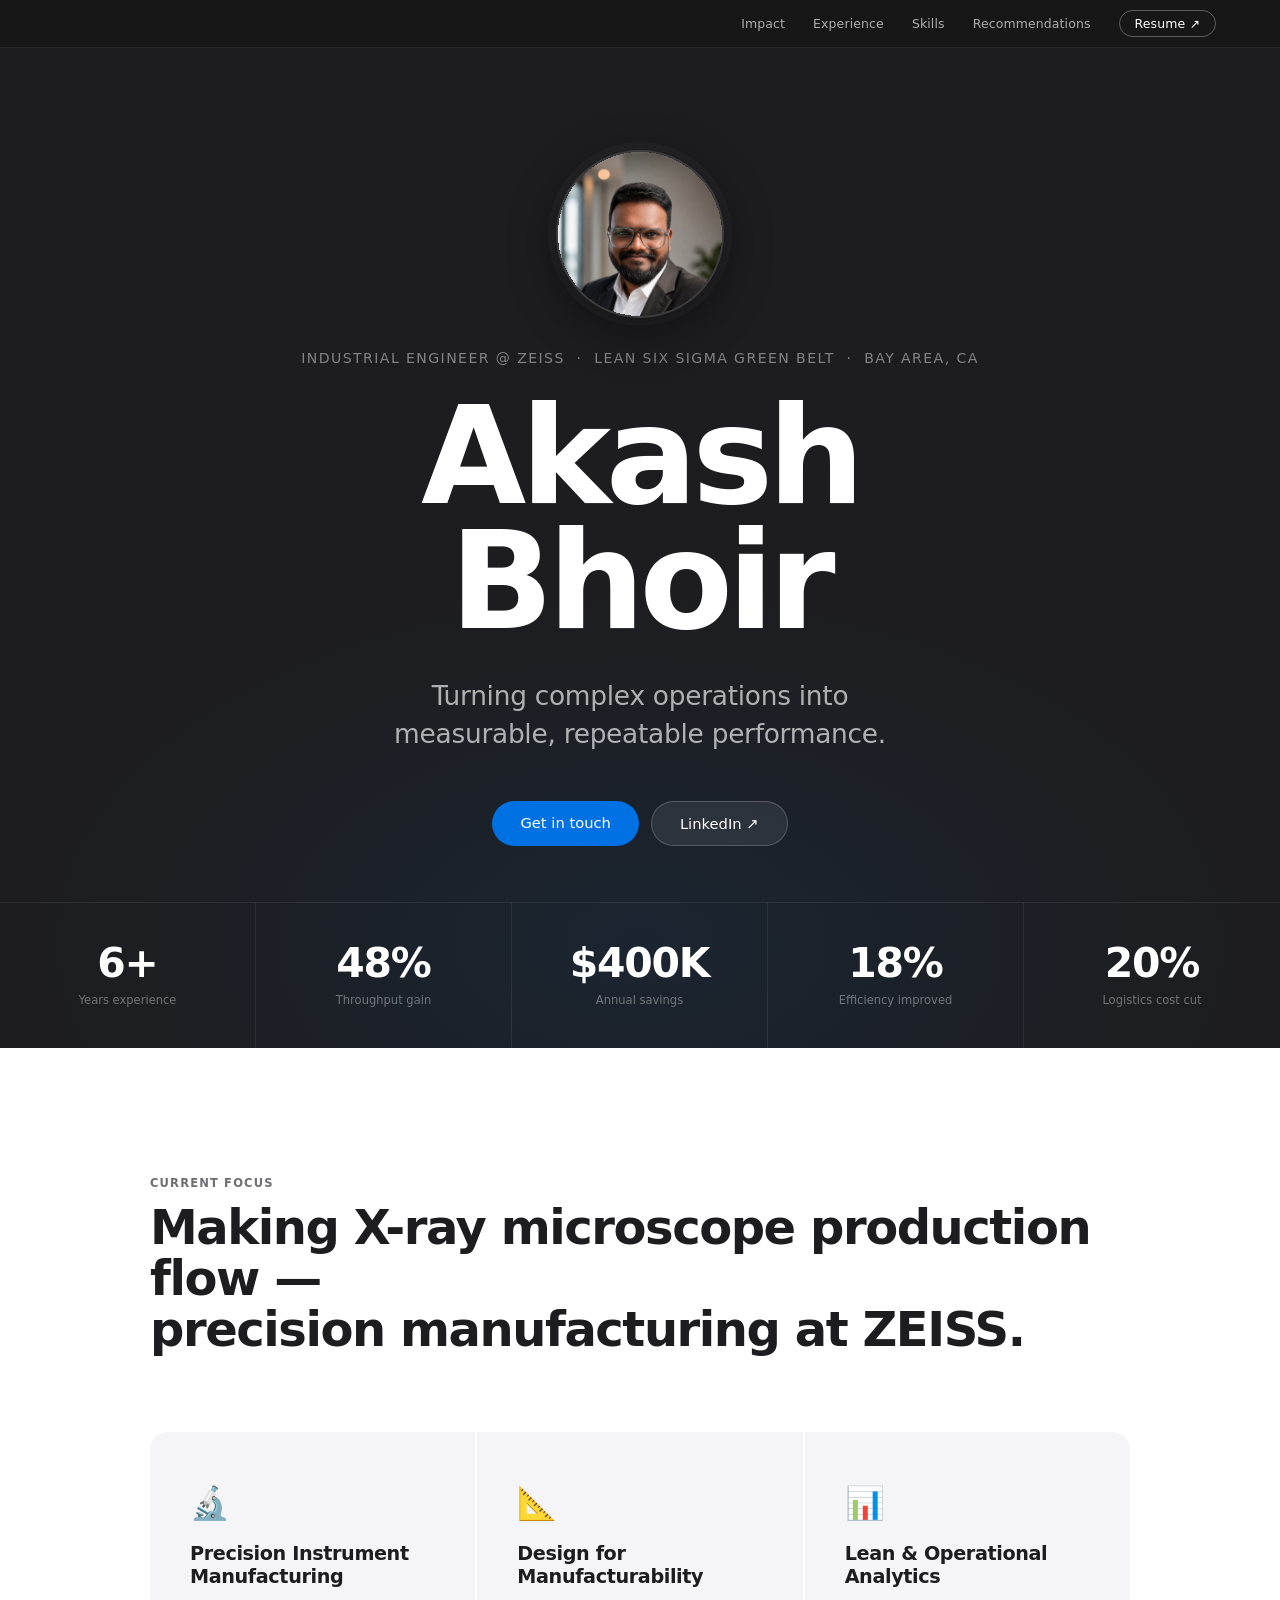
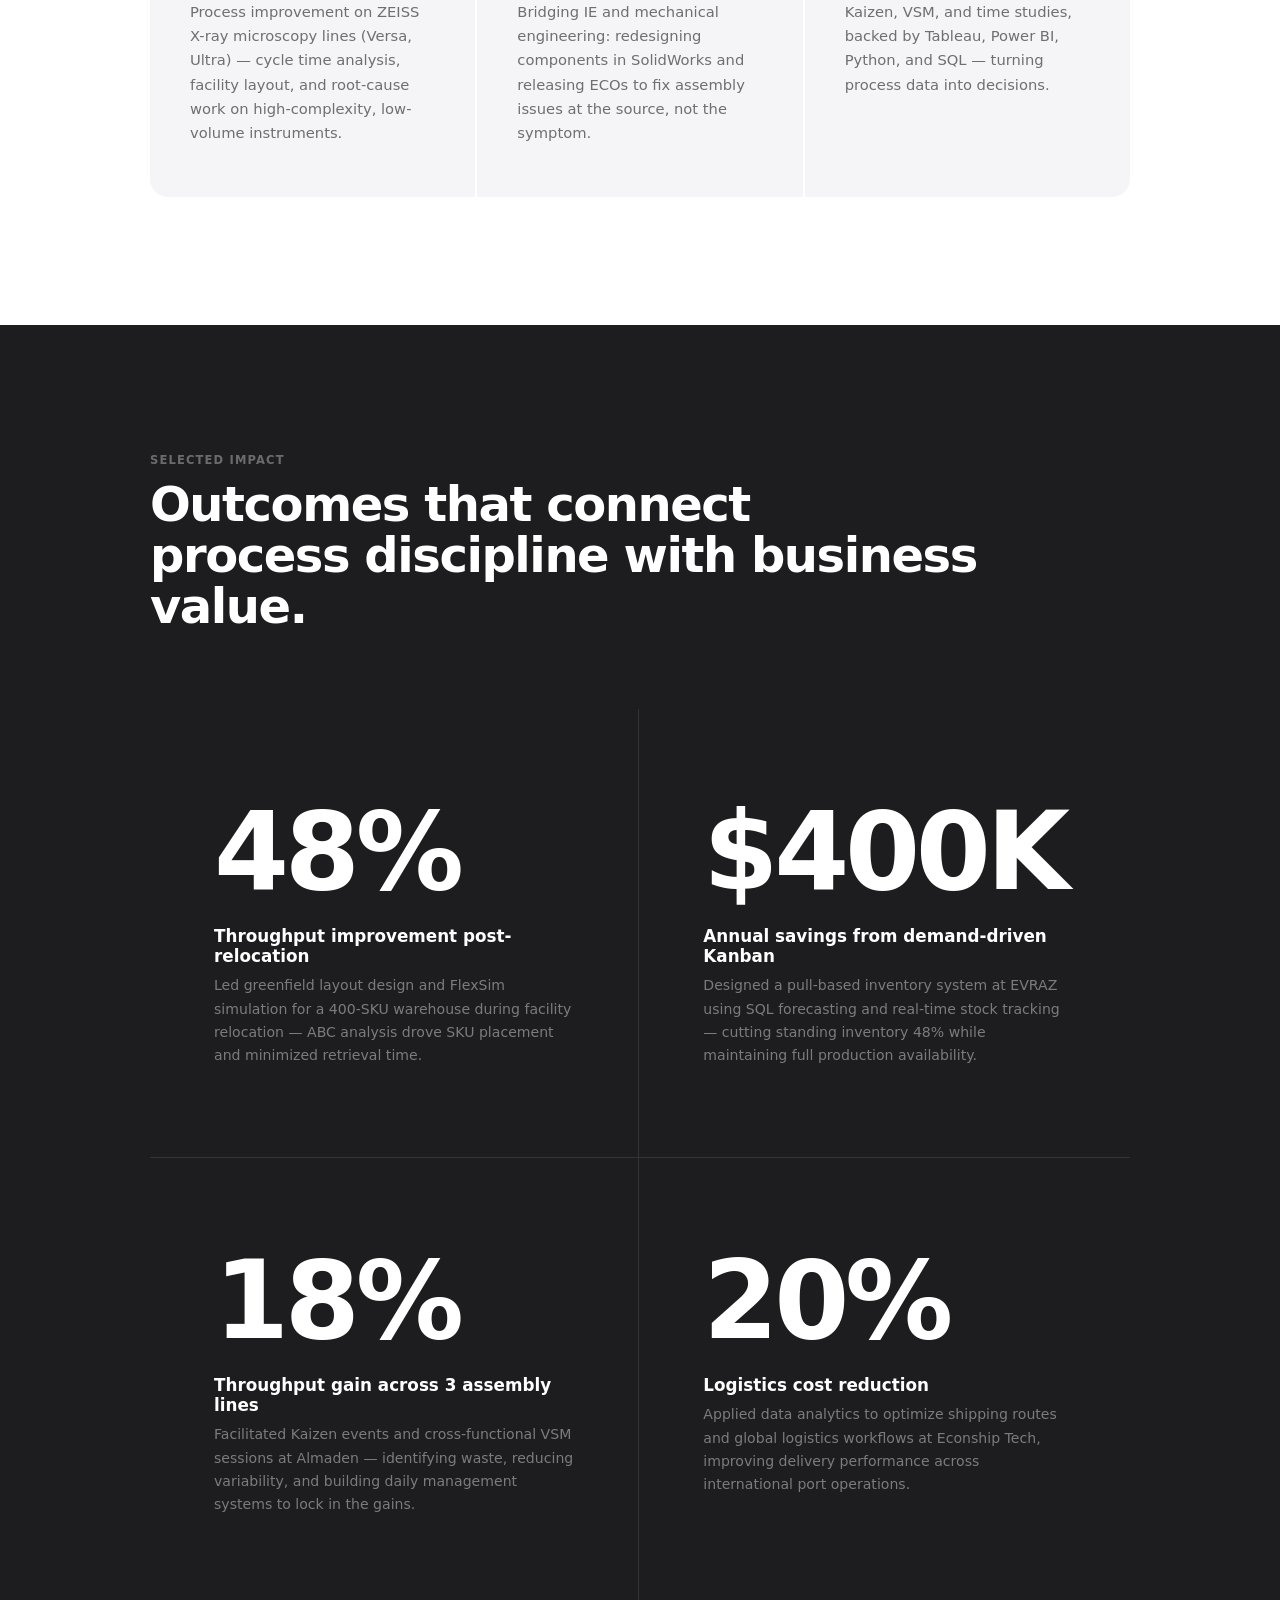
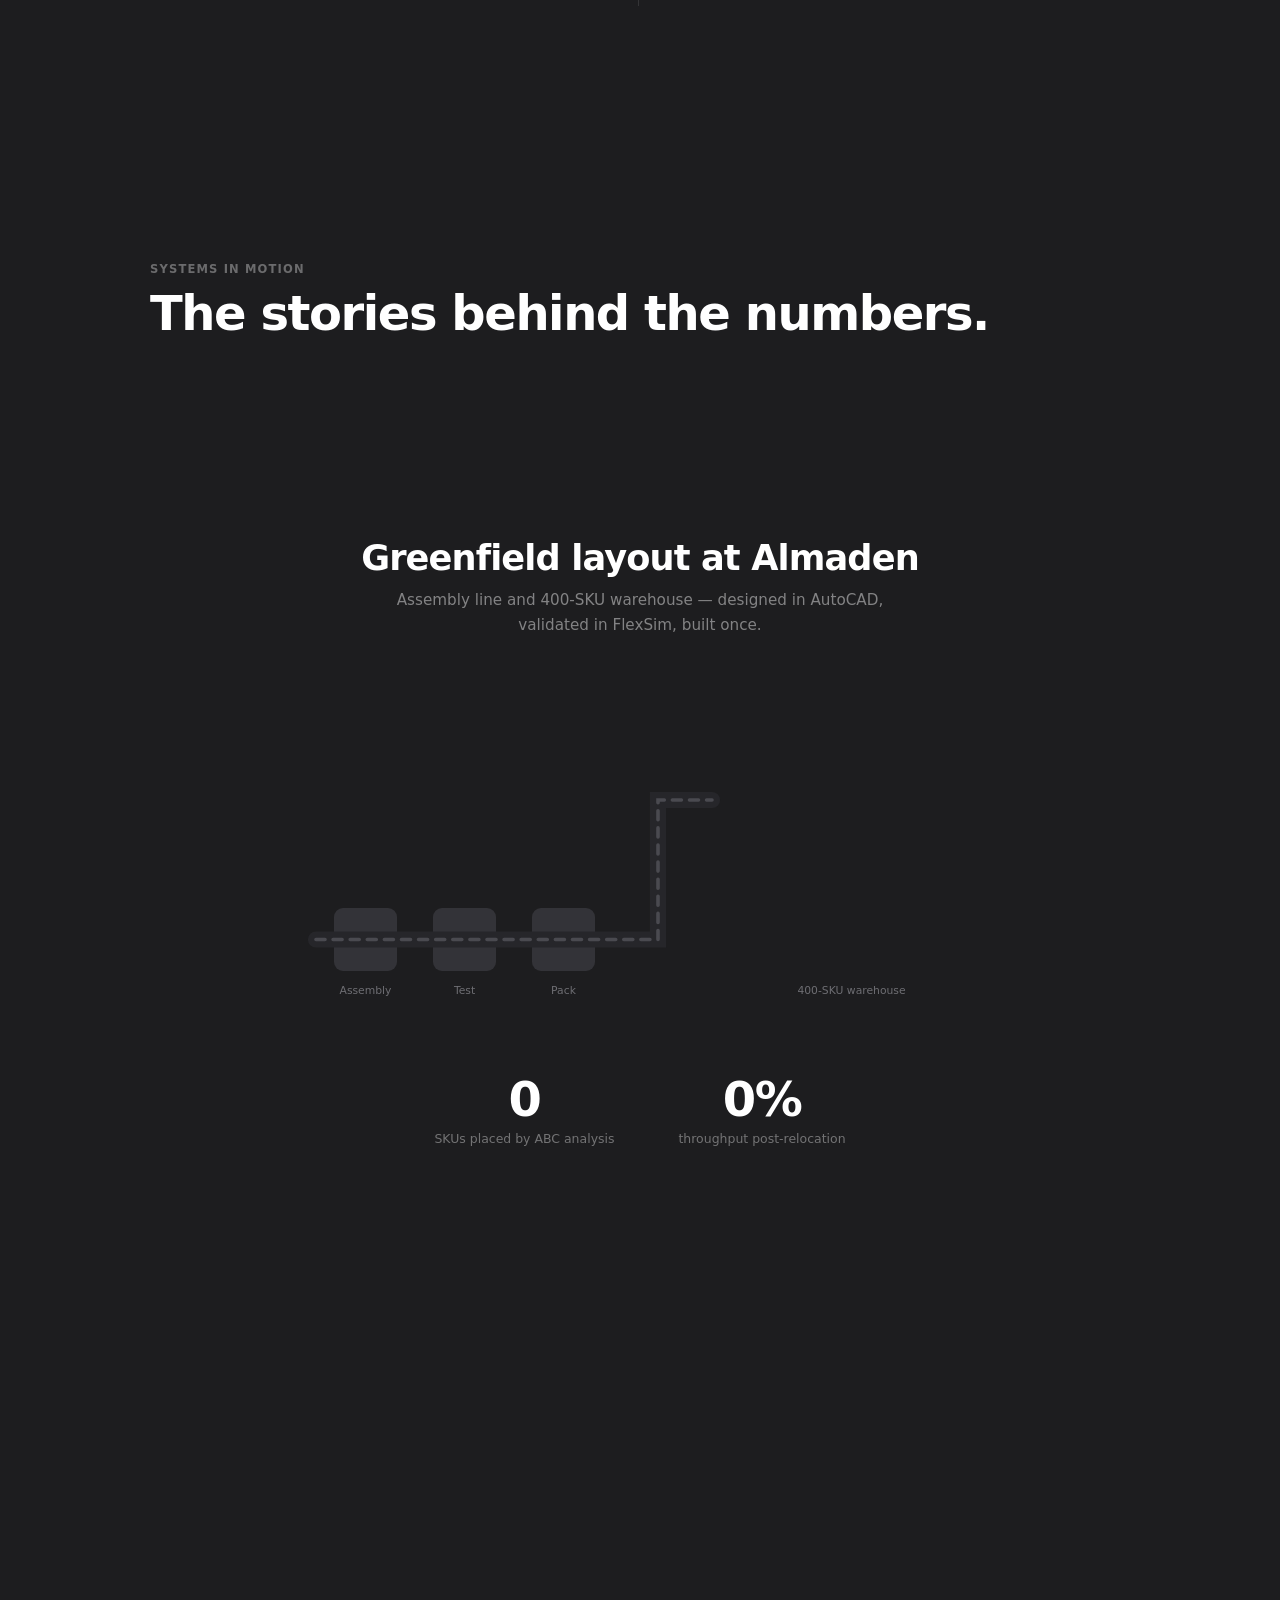
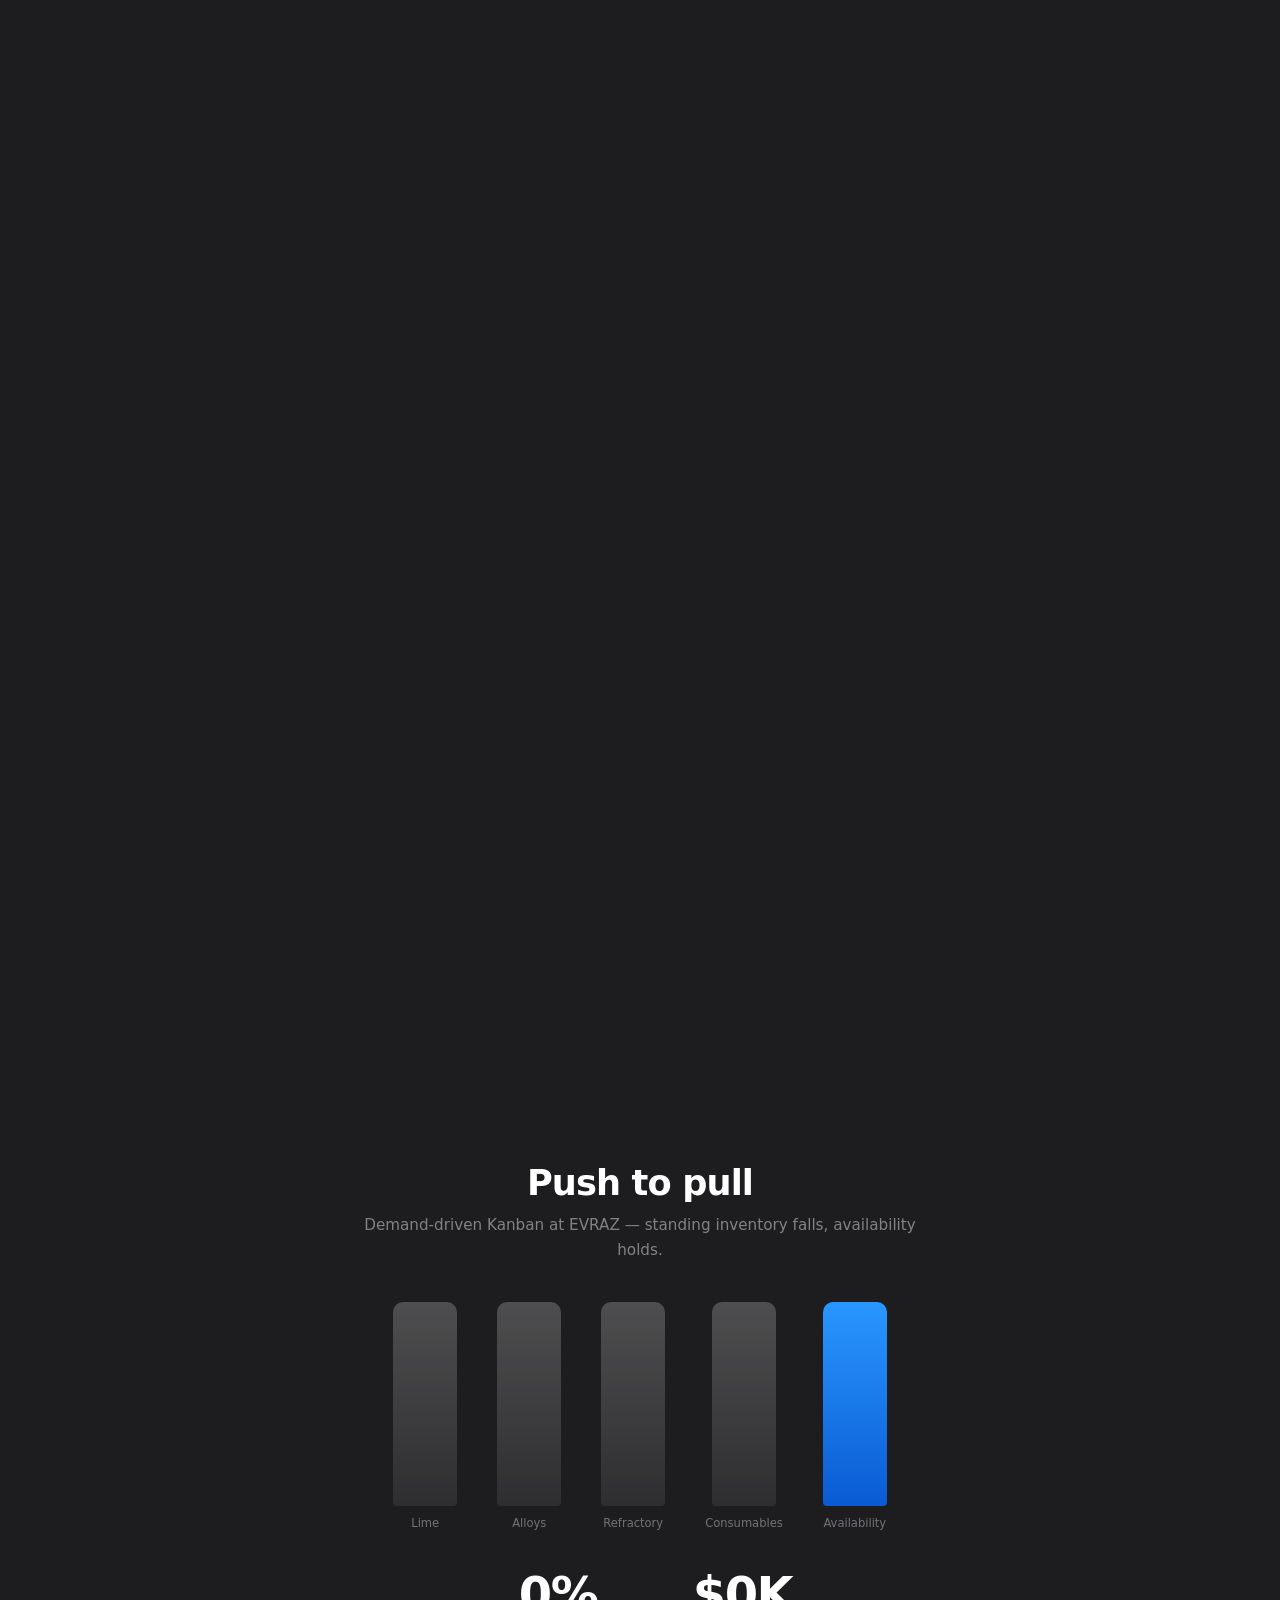
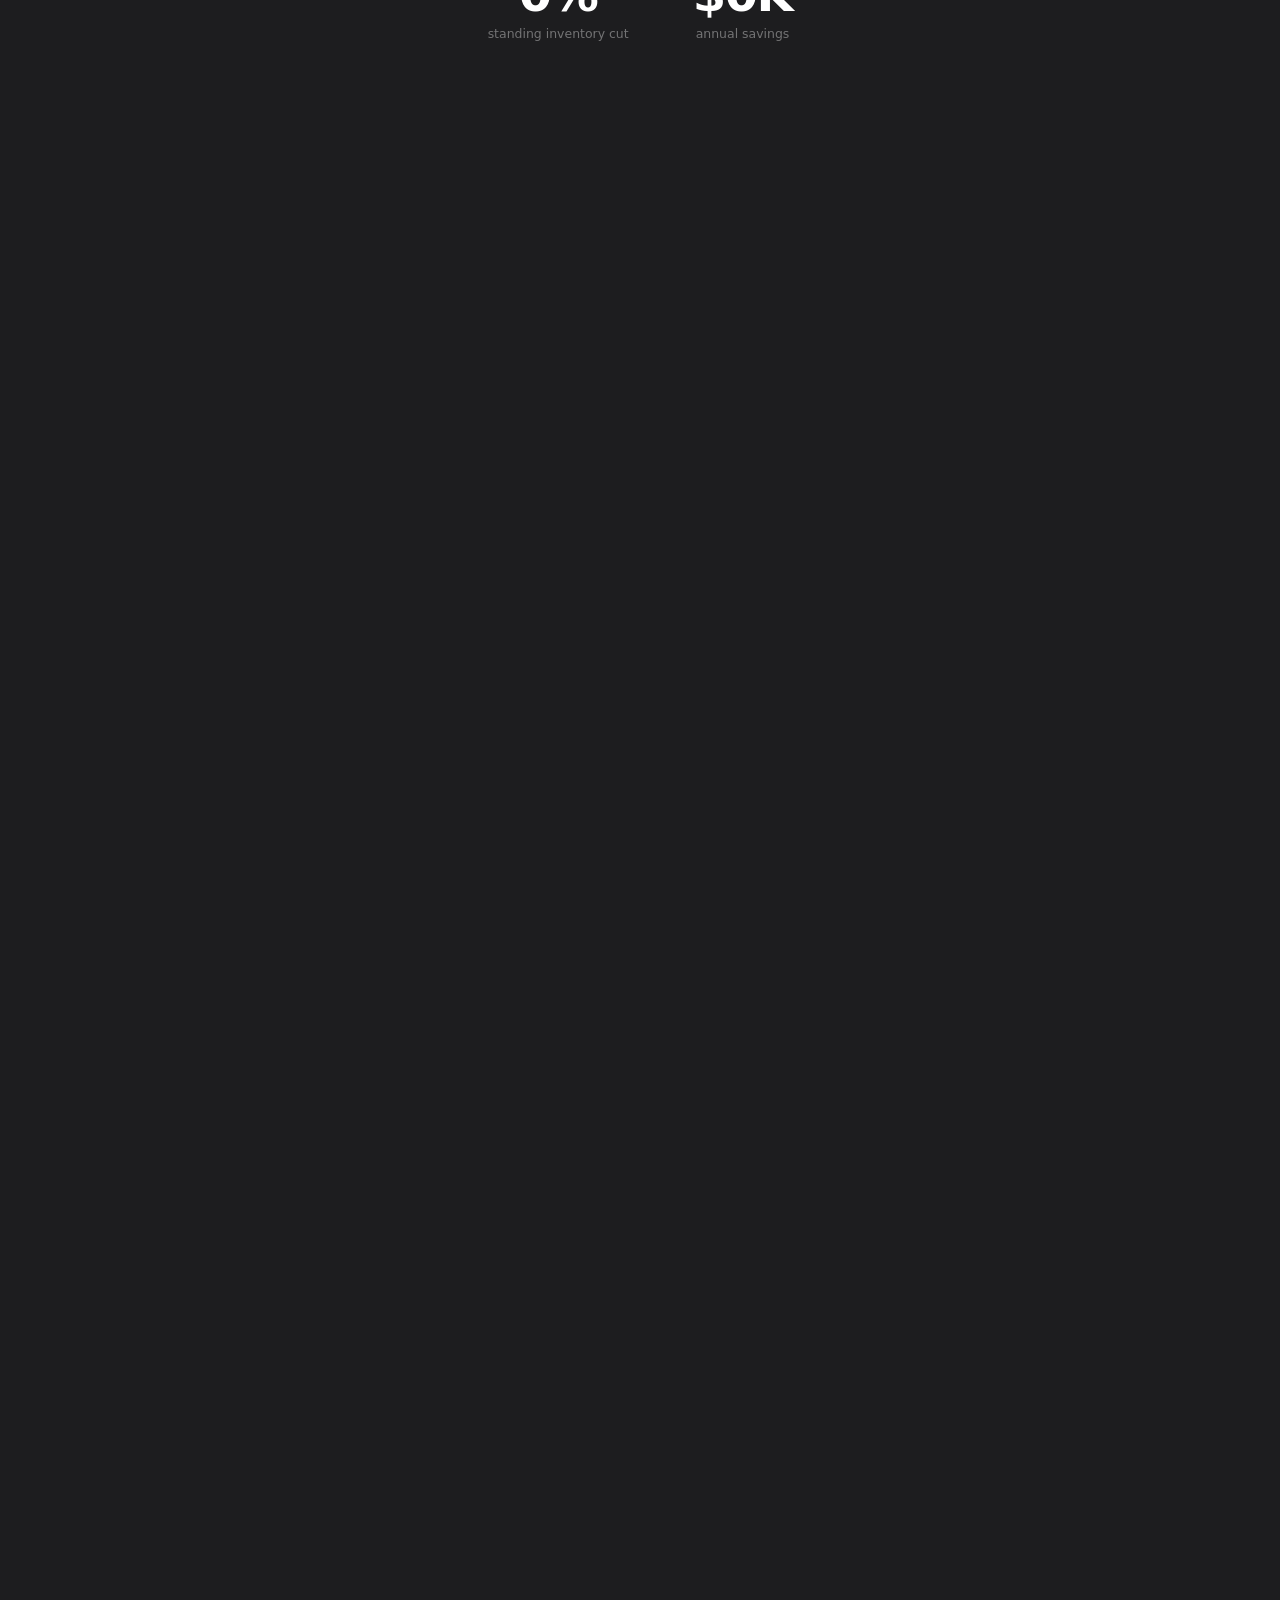
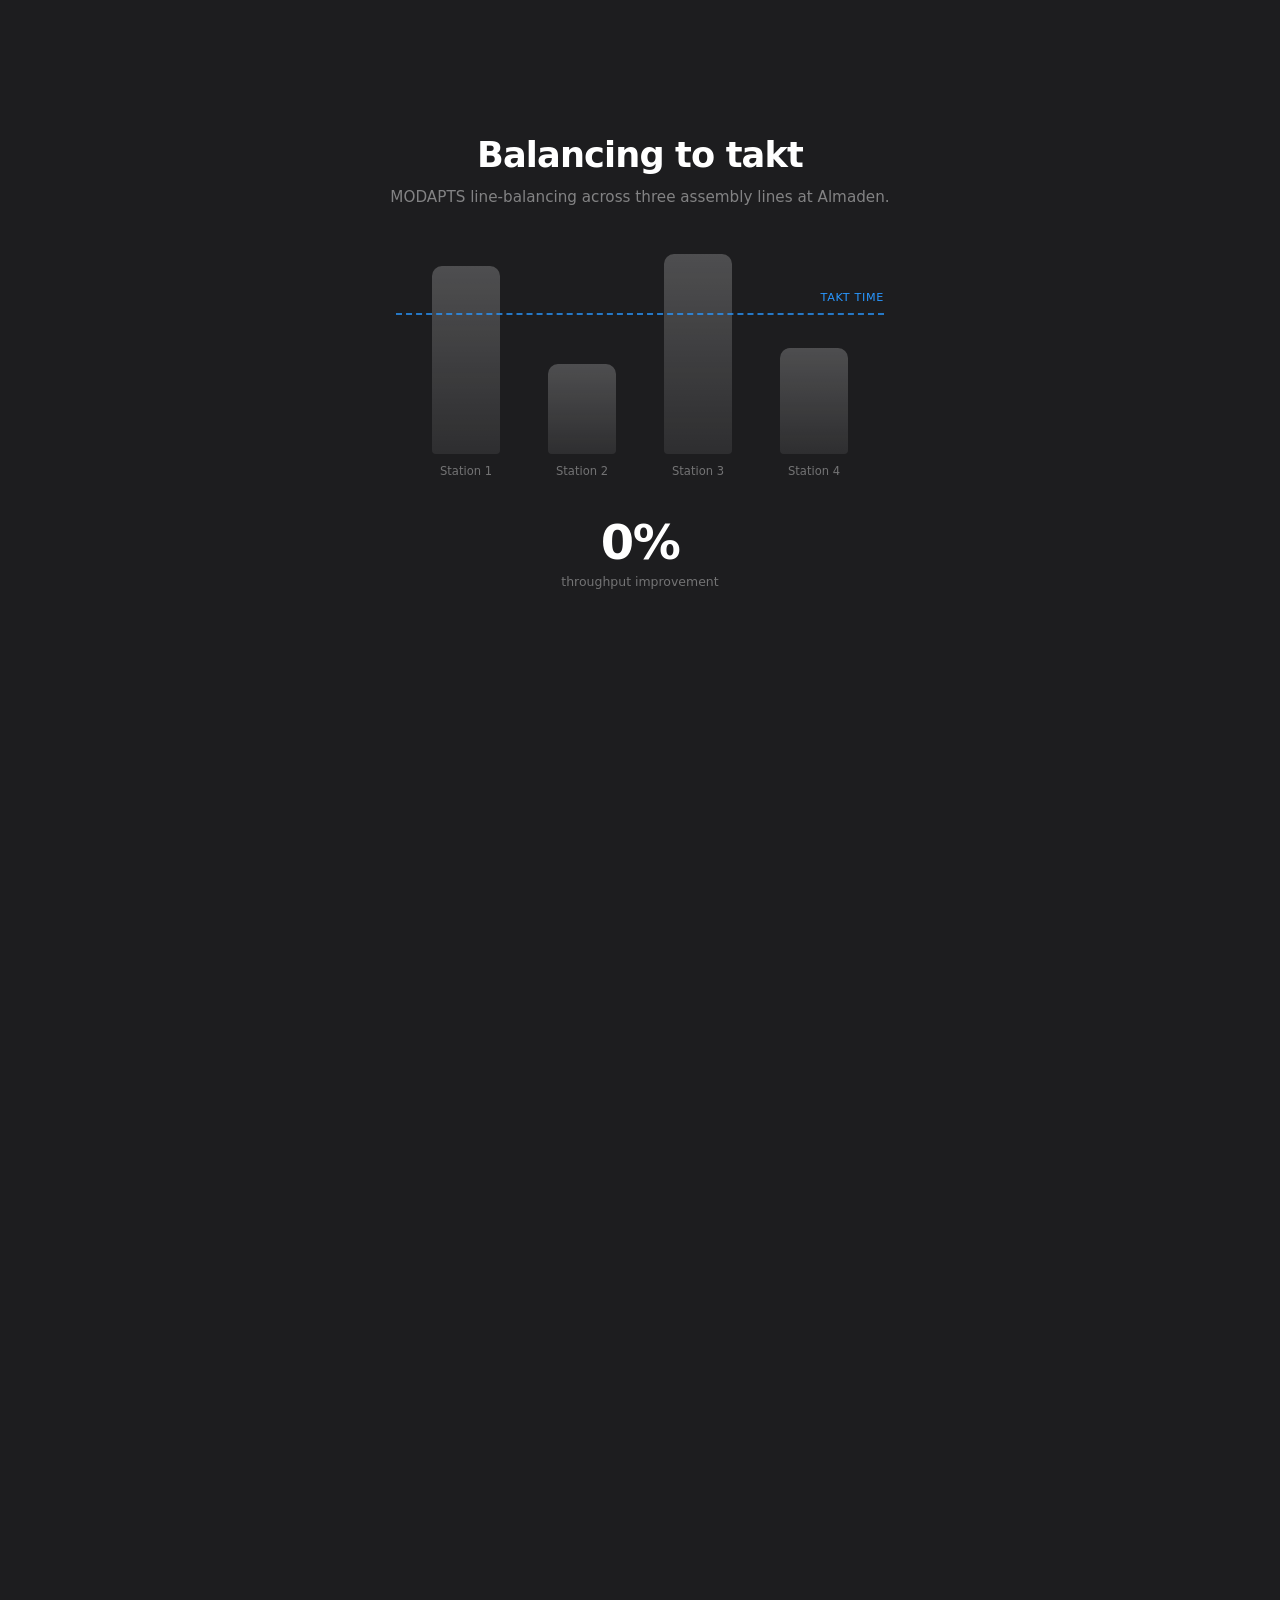
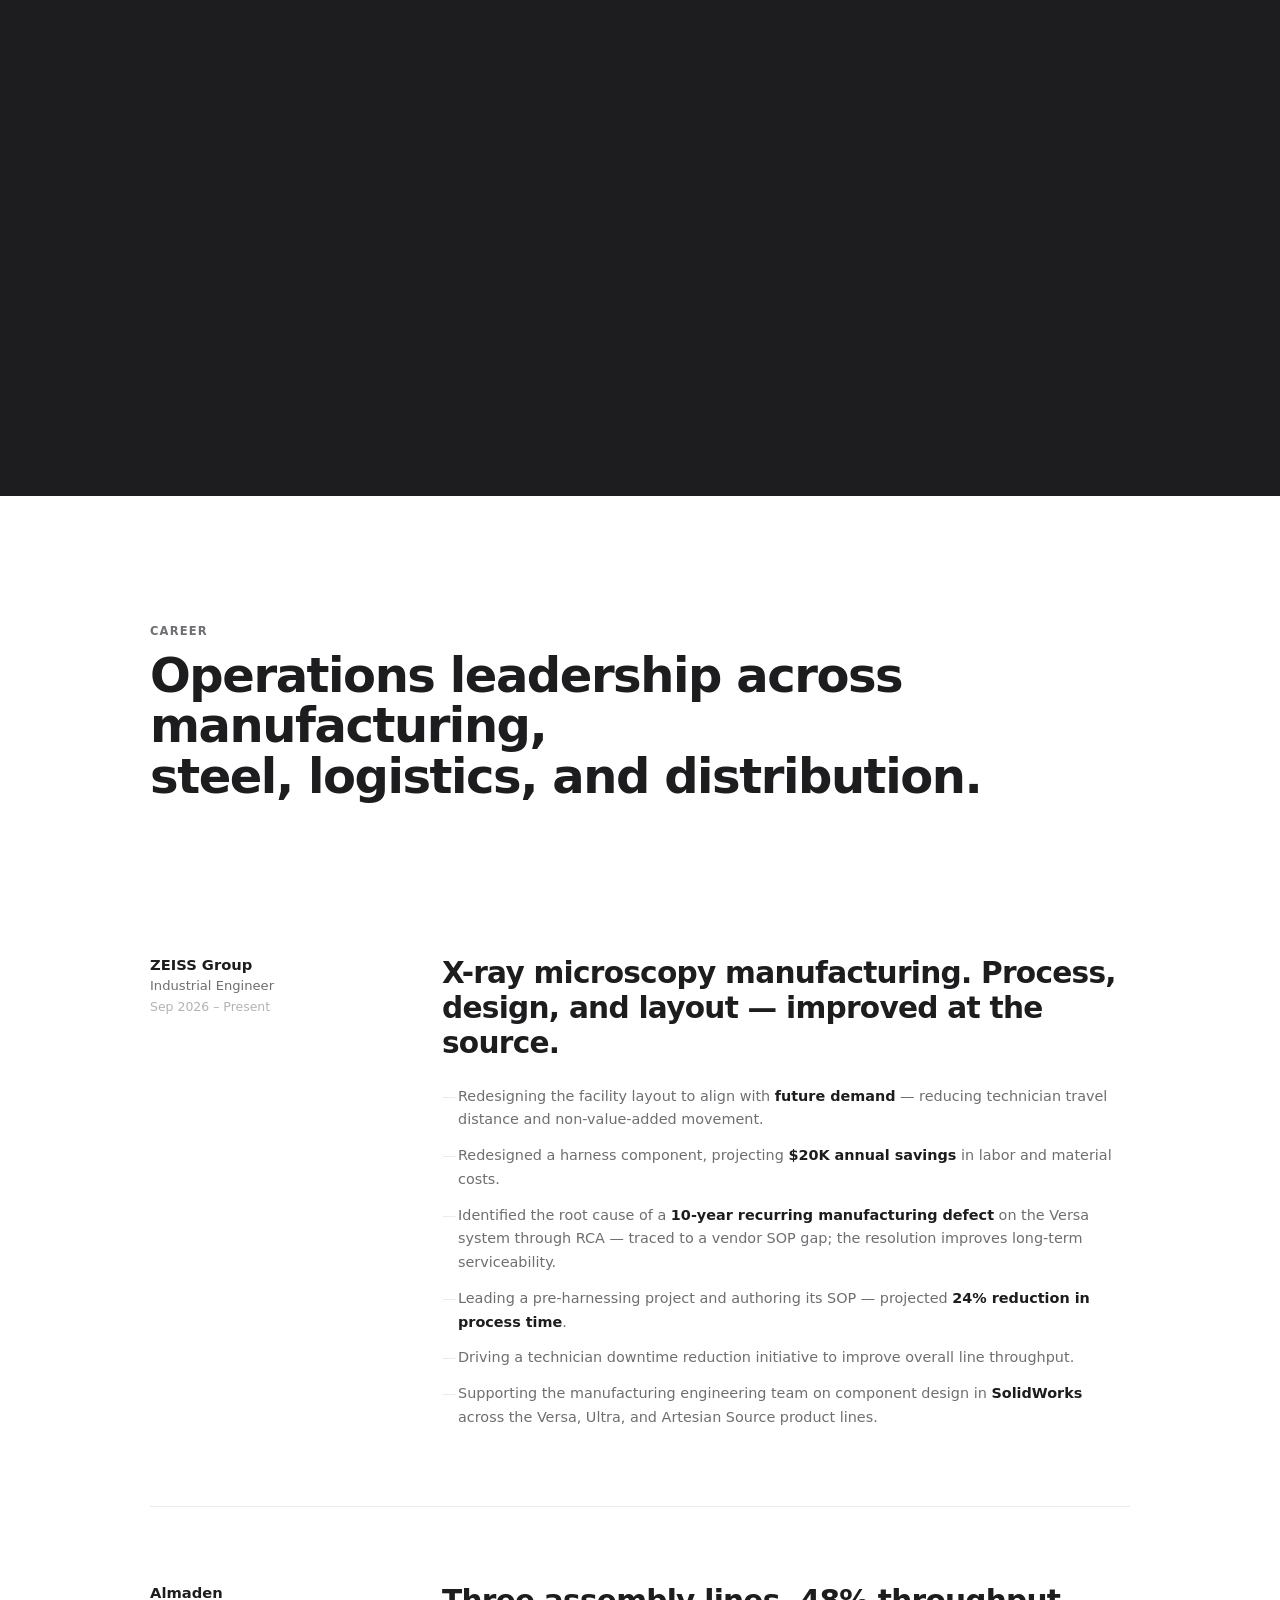
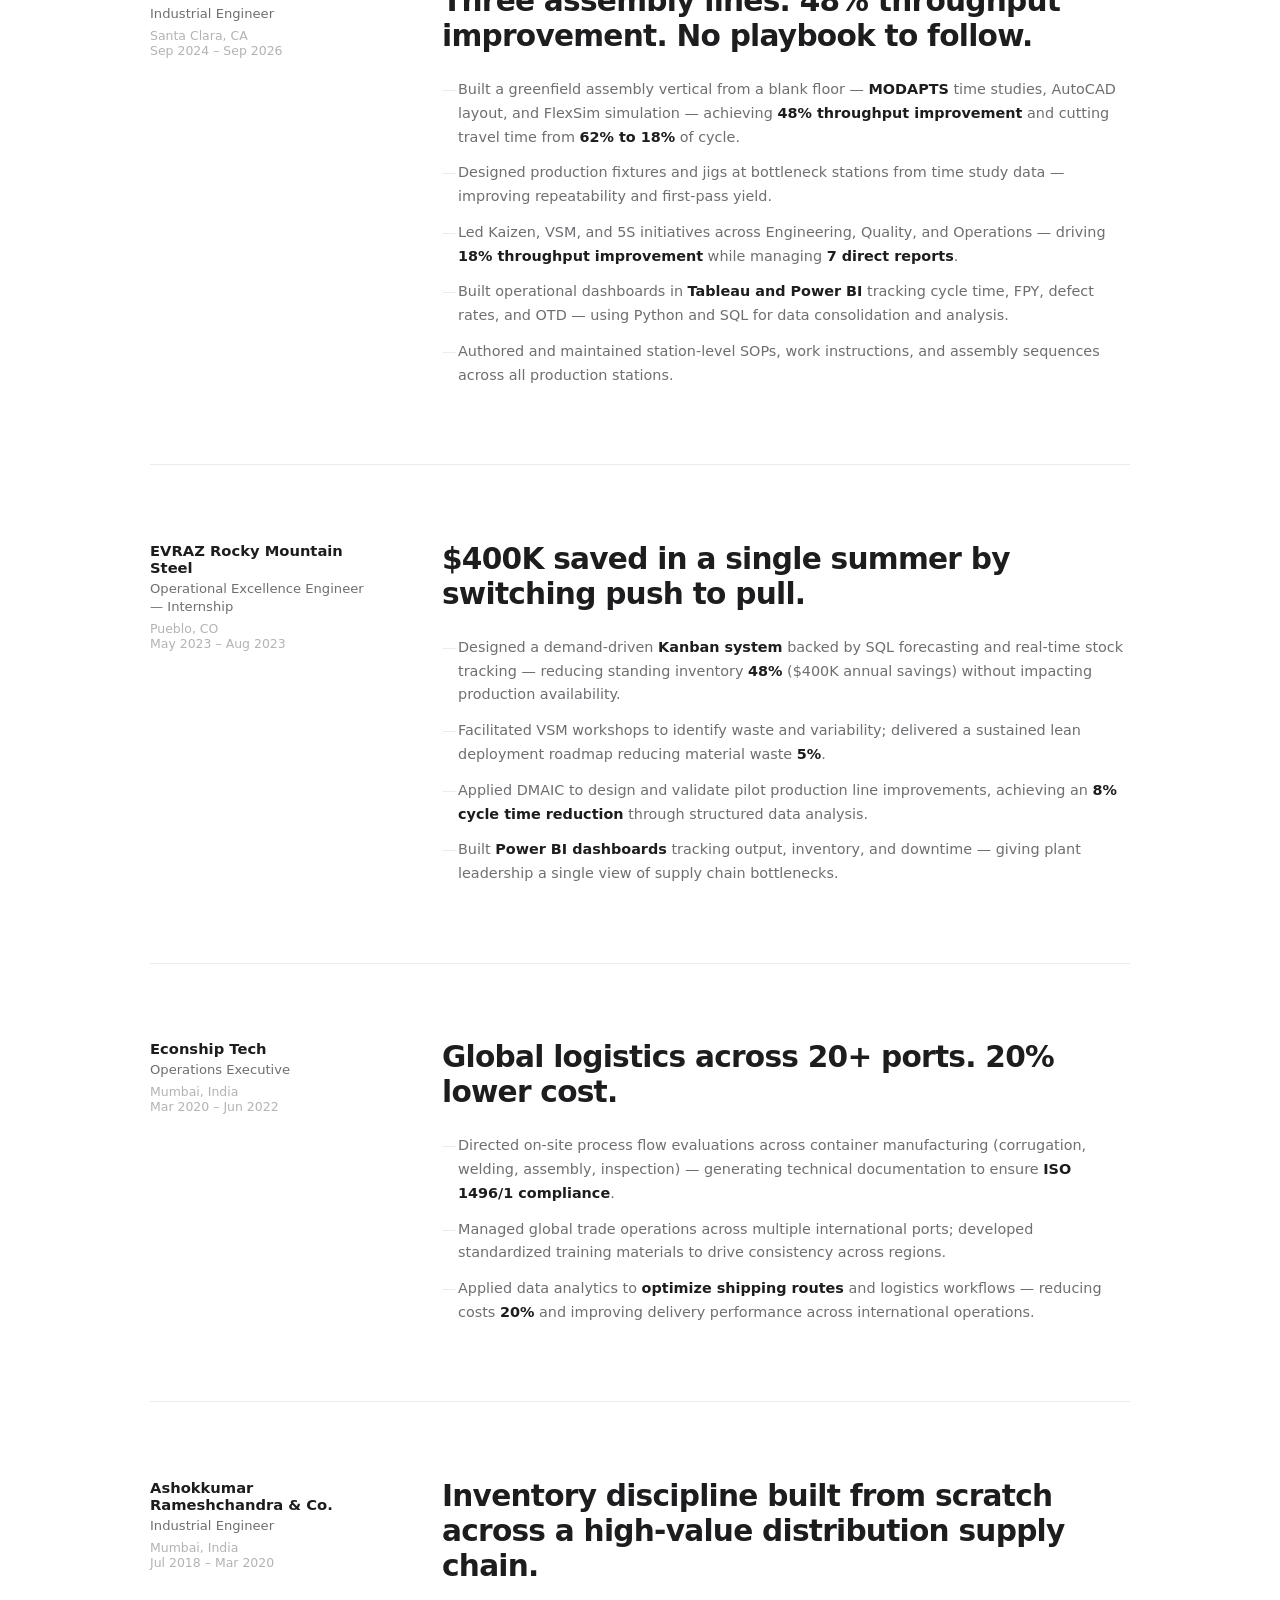
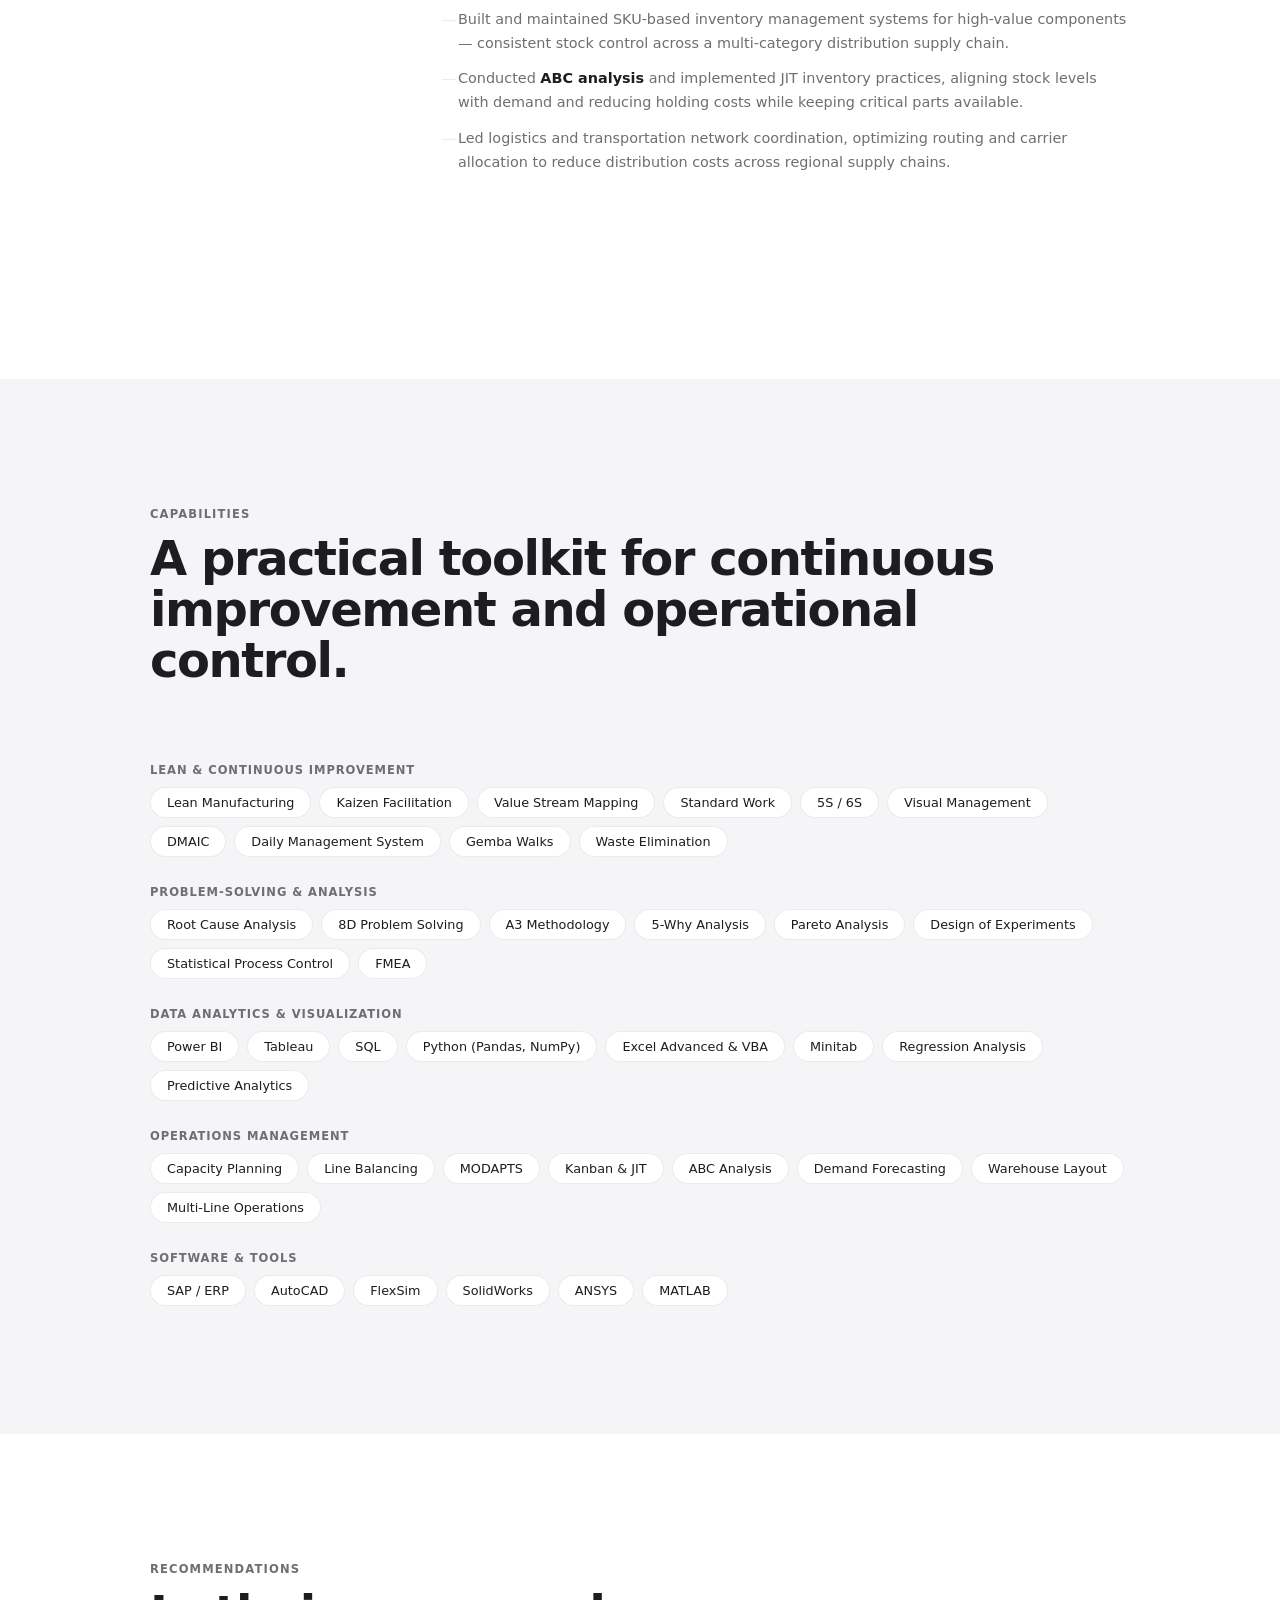
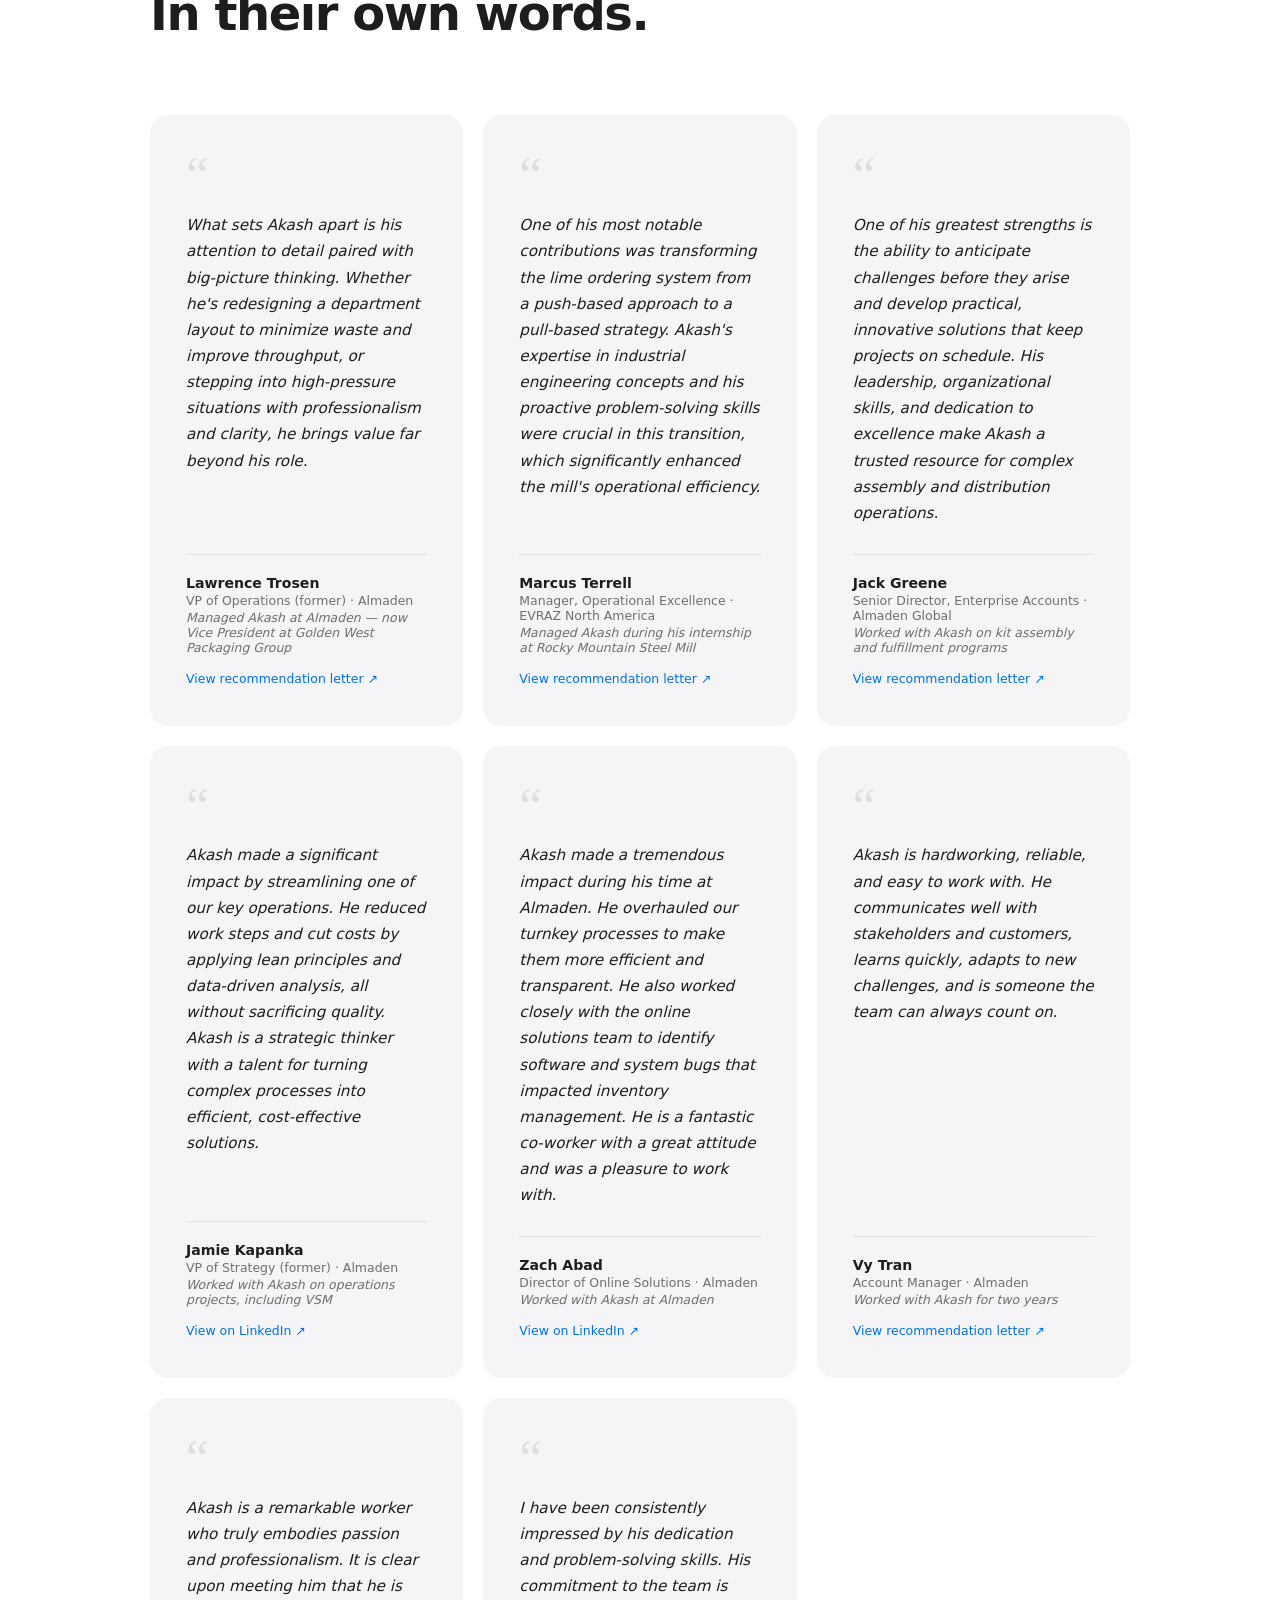
<file: index.html>
<!doctype html>
<html lang="en">
<head>
  <meta charset="UTF-8" />
  <meta name="viewport" content="width=device-width, initial-scale=1.0" />
  <title>Akash Bhoir | Industrial Engineer</title>
  <meta name="description" content="Portfolio of Akash Bhoir — Lean Six Sigma Green Belt and Industrial Engineer with 6+ years driving operational excellence across manufacturing and logistics." />
  <meta property="og:type" content="website" />
  <meta property="og:url" content="https://akashbhoir.com/" />
  <meta property="og:title" content="Akash Bhoir — Industrial Engineer Portfolio" />
  <meta property="og:description" content="Lean transformation, warehouse optimization, and operational analytics: 48% throughput gains, $400K annual savings, and the systems behind them. Projects, recommendations, and resume." />
  <meta property="og:image" content="https://akashbhoir.com/assets/og-image.jpg" />
  <meta property="og:image:width" content="1200" />
  <meta property="og:image:height" content="630" />
  <meta name="twitter:card" content="summary_large_image" />
  <link rel="stylesheet" href="styles.css" />
</head>
<body>

<!-- ── NAV ── -->
<nav class="nav">
  <div class="nav-inner">
    <a class="nav-logo" href="#hero">Akash Bhoir</a>
    <div class="nav-links">
      <a href="#impact">Impact</a>
      <a href="#experience">Experience</a>
      <a href="#skills">Skills</a>
      <a href="#recommendations">Recommendations</a>
      <a class="nav-resume" href="assets/Akash_Bhoir_resume_1109.pdf" target="_blank" rel="noreferrer">Resume ↗</a>
    </div>
  </div>
</nav>

<!-- ── HERO ── -->
<section class="hero" id="hero">
  <div class="hero-inner">
    <div class="hero-photo-wrap reveal-hero">
      <img class="hero-photo" src="assets/professional_dp_web.jpg" alt="Akash Bhoir" />
    </div>
    <p class="hero-eyebrow">Industrial Engineer @ ZEISS &nbsp;·&nbsp; Lean Six Sigma Green Belt &nbsp;·&nbsp; Bay Area, CA</p>
    <h1 class="hero-name">Akash<br>Bhoir</h1>
    <p class="hero-sub">Turning complex operations into<br>measurable, repeatable performance.</p>
    <div class="hero-cta">
      <a class="btn-primary" href="mailto:abhoir2222@gmail.com">Get in touch</a>
      <a class="btn-ghost" href="https://linkedin.com/in/abhoir/" target="_blank" rel="noreferrer">LinkedIn ↗</a>
    </div>
  </div>
  <div class="hero-stats">
    <div class="hero-stat">
      <span class="stat-n">6+</span>
      <span class="stat-l">Years experience</span>
      <span class="stat-tip">Total years as an industrial engineer across manufacturing, steel, and logistics.</span>
    </div>
    <div class="hero-stat">
      <span class="stat-n">48%</span>
      <span class="stat-l">Throughput gain</span>
      <span class="stat-tip">Increase in warehouse output after redesigning the layout and SKU placement at Almaden.</span>
    </div>
    <div class="hero-stat">
      <span class="stat-n">$400K</span>
      <span class="stat-l">Annual savings</span>
      <span class="stat-tip">Yearly cost saved at EVRAZ by switching inventory to a demand-driven Kanban pull system.</span>
    </div>
    <div class="hero-stat">
      <span class="stat-n">18%</span>
      <span class="stat-l">Efficiency improved</span>
      <span class="stat-tip">Throughput gain across three assembly lines from Kaizen events and value stream mapping.</span>
    </div>
    <div class="hero-stat">
      <span class="stat-n">20%</span>
      <span class="stat-l">Logistics cost cut</span>
      <span class="stat-tip">Shipping cost reduction from data-driven route optimization across international operations.</span>
    </div>
  </div>
</section>

<!-- ── WHAT I DO (white) ── -->
<section class="section">
  <div class="container">
    <p class="s-label reveal">Current focus</p>
    <h2 class="s-head reveal">Making X-ray microscope production flow —<br>precision manufacturing at ZEISS.</h2>
    <div class="focus-grid" data-stagger>
      <div class="focus-card reveal">
        <div class="focus-icon">🔬</div>
        <h3>Precision Instrument Manufacturing</h3>
        <p>Process improvement on ZEISS X-ray microscopy lines (Versa, Ultra) — cycle time analysis, facility layout, and root-cause work on high-complexity, low-volume instruments.</p>
      </div>
      <div class="focus-card reveal">
        <div class="focus-icon">📐</div>
        <h3>Design for Manufacturability</h3>
        <p>Bridging IE and mechanical engineering: redesigning components in SolidWorks and releasing ECOs to fix assembly issues at the source, not the symptom.</p>
      </div>
      <div class="focus-card reveal">
        <div class="focus-icon">📊</div>
        <h3>Lean &amp; Operational Analytics</h3>
        <p>Kaizen, VSM, and time studies, backed by Tableau, Power BI, Python, and SQL — turning process data into decisions.</p>
      </div>
    </div>
  </div>
</section>

<!-- ── IMPACT (dark) ── -->
<section class="section impact-section" id="impact">
  <div class="container">
    <p class="s-label on-dark reveal">Selected impact</p>
    <h2 class="s-head on-dark reveal">Outcomes that connect<br>process discipline with business value.</h2>
    <div class="impact-grid" data-stagger>
      <div class="impact-cell reveal">
        <span class="impact-num">48%</span>
        <div class="impact-title">Throughput improvement post-relocation</div>
        <div class="impact-desc">Led greenfield layout design and FlexSim simulation for a 400-SKU warehouse during facility relocation — ABC analysis drove SKU placement and minimized retrieval time.</div>
      </div>
      <div class="impact-cell reveal">
        <span class="impact-num">$400K</span>
        <div class="impact-title">Annual savings from demand-driven Kanban</div>
        <div class="impact-desc">Designed a pull-based inventory system at EVRAZ using SQL forecasting and real-time stock tracking — cutting standing inventory 48% while maintaining full production availability.</div>
      </div>
      <div class="impact-cell reveal">
        <span class="impact-num">18%</span>
        <div class="impact-title">Throughput gain across 3 assembly lines</div>
        <div class="impact-desc">Facilitated Kaizen events and cross-functional VSM sessions at Almaden — identifying waste, reducing variability, and building daily management systems to lock in the gains.</div>
      </div>
      <div class="impact-cell reveal">
        <span class="impact-num">20%</span>
        <div class="impact-title">Logistics cost reduction</div>
        <div class="impact-desc">Applied data analytics to optimize shipping routes and global logistics workflows at Econship Tech, improving delivery performance across international port operations.</div>
      </div>
    </div>
  </div>
</section>

<!-- ── SYSTEMS IN MOTION (dark, scroll-driven) ── -->
<section class="section viz-section" id="systems">
  <div class="container">
    <p class="s-label on-dark reveal">Systems in motion</p>
    <h2 class="s-head on-dark reveal">The stories behind the numbers.</h2>
  </div>

  <div class="viz-scene" data-viz="almaden">
    <div class="viz-sticky">
      <div class="viz-head">
        <h3>Greenfield layout at Almaden</h3>
        <p>Assembly line and 400-SKU warehouse — designed in AutoCAD, validated in FlexSim, built once.</p>
      </div>
      <svg class="viz-svg" viewBox="0 0 800 420" xmlns="http://www.w3.org/2000/svg">
        <!-- assembly stations (left, bottom) -->
        <g id="viz-al-stations">
          <rect x="60"  y="270" width="70" height="70" rx="10" fill="#333338"/>
          <rect x="170" y="270" width="70" height="70" rx="10" fill="#333338"/>
          <rect x="280" y="270" width="70" height="70" rx="10" fill="#333338"/>
          <text x="95"  y="365" text-anchor="middle" font-size="12" fill="#6e6e73">Assembly</text>
          <text x="205" y="365" text-anchor="middle" font-size="12" fill="#6e6e73">Test</text>
          <text x="315" y="365" text-anchor="middle" font-size="12" fill="#6e6e73">Pack</text>
        </g>
        <!-- conveyor: through stations, elbow up into warehouse -->
        <path id="viz-al-belt-bed" d="M 40 305 L 420 305 L 420 150 L 480 150"
              fill="none" stroke="#26262a" stroke-width="18" stroke-linecap="round"/>
        <path id="viz-al-belt" d="M 40 305 L 420 305 L 420 150 L 480 150"
              fill="none" stroke="#4a4a50" stroke-width="4" stroke-dasharray="10 9" stroke-linecap="round"/>
        <!-- boxes on the belt -->
        <g id="viz-al-boxes">
          <rect width="22" height="16" rx="3" fill="#2997ff"/>
          <rect width="22" height="16" rx="3" fill="#2997ff" opacity="0.85"/>
          <rect width="22" height="16" rx="3" fill="#2997ff" opacity="0.7"/>
        </g>
        <!-- warehouse racks (right), appear as you scroll -->
        <g id="viz-al-racks">
          <rect x="500" y="55"  width="120" height="26" rx="5" fill="#3a3a3e"/>
          <rect x="650" y="55"  width="120" height="26" rx="5" fill="#3a3a3e"/>
          <rect x="500" y="105" width="120" height="26" rx="5" fill="#3a3a3e"/>
          <rect x="650" y="105" width="120" height="26" rx="5" fill="#3a3a3e"/>
          <rect x="500" y="155" width="120" height="26" rx="5" fill="#3a3a3e"/>
          <rect x="650" y="155" width="120" height="26" rx="5" fill="#3a3a3e"/>
          <rect x="500" y="205" width="120" height="26" rx="5" fill="#3a3a3e"/>
          <rect x="650" y="205" width="120" height="26" rx="5" fill="#3a3a3e"/>
          <rect x="500" y="255" width="120" height="26" rx="5" fill="#3a3a3e"/>
          <rect x="650" y="255" width="120" height="26" rx="5" fill="#3a3a3e"/>
          <rect x="500" y="305" width="120" height="26" rx="5" fill="#3a3a3e"/>
          <rect x="650" y="305" width="120" height="26" rx="5" fill="#3a3a3e"/>
        </g>
        <text x="635" y="365" text-anchor="middle" font-size="12" fill="#6e6e73">400-SKU warehouse</text>
      </svg>
      <div class="vk-nums">
        <div><span id="viz-al-sku">0</span><em>SKUs placed by ABC analysis</em></div>
        <div><span id="viz-al-tp">0%</span><em>throughput post-relocation</em></div>
      </div>
    </div>
  </div>

  <div class="viz-scene" data-viz="kanban">
    <div class="viz-sticky">
      <div class="viz-head">
        <h3>Push to pull</h3>
        <p>Demand-driven Kanban at EVRAZ — standing inventory falls, availability holds.</p>
      </div>
      <div class="viz-kanban">
        <div class="vk-bars">
          <div class="vk-bar" data-from="100" data-to="52"><i></i><span>Lime</span></div>
          <div class="vk-bar" data-from="100" data-to="55"><i></i><span>Alloys</span></div>
          <div class="vk-bar" data-from="100" data-to="50"><i></i><span>Refractory</span></div>
          <div class="vk-bar" data-from="100" data-to="54"><i></i><span>Consumables</span></div>
          <div class="vk-bar vk-hold" data-from="100" data-to="100"><i></i><span>Availability</span></div>
        </div>
        <div class="vk-nums">
          <div><span id="viz-kb-inv">0%</span><em>standing inventory cut</em></div>
          <div><span id="viz-kb-sav">$0</span><em>annual savings</em></div>
        </div>
      </div>
    </div>
  </div>

  <div class="viz-scene" data-viz="takt">
    <div class="viz-sticky">
      <div class="viz-head">
        <h3>Balancing to takt</h3>
        <p>MODAPTS line-balancing across three assembly lines at Almaden.</p>
      </div>
      <div class="viz-takt">
        <div class="vt-chart">
          <div class="vt-takt-line"><span>takt time</span></div>
          <div class="vt-bar" data-from="92" data-to="68"><i></i><span>Station 1</span></div>
          <div class="vt-bar" data-from="44" data-to="66"><i></i><span>Station 2</span></div>
          <div class="vt-bar" data-from="98" data-to="69"><i></i><span>Station 3</span></div>
          <div class="vt-bar" data-from="52" data-to="67"><i></i><span>Station 4</span></div>
        </div>
        <div class="vk-nums">
          <div><span id="viz-tk-n">0%</span><em>throughput improvement</em></div>
        </div>
      </div>
    </div>
  </div>
</section>

<!-- ── EXPERIENCE (white) ── -->
<section class="section" id="experience">
  <div class="container">
    <p class="s-label reveal">Career</p>
    <h2 class="s-head reveal">Operations leadership across manufacturing,<br>steel, logistics, and distribution.</h2>
    <div class="exp-list">

      <div class="exp-item reveal">
        <div class="exp-left">
          <div class="exp-co">ZEISS Group</div>
          <div class="exp-role">Industrial Engineer</div>
          <div class="exp-meta">Sep 2026 – Present</div>
        </div>
        <div class="exp-right">
          <div class="exp-head">X-ray microscopy manufacturing. Process, design, and layout — improved at the source.</div>
          <ul class="exp-bullets">
            <li>Redesigning the facility layout to align with <b>future demand</b> — reducing technician travel distance and non-value-added movement.</li>
            <li>Redesigned a harness component, projecting <b>$20K annual savings</b> in labor and material costs.</li>
            <li>Identified the root cause of a <b>10-year recurring manufacturing defect</b> on the Versa system through RCA — traced to a vendor SOP gap; the resolution improves long-term serviceability.</li>
            <li>Leading a pre-harnessing project and authoring its SOP — projected <b>24% reduction in process time</b>.</li>
            <li>Driving a technician downtime reduction initiative to improve overall line throughput.</li>
            <li>Supporting the manufacturing engineering team on component design in <b>SolidWorks</b> across the Versa, Ultra, and Artesian Source product lines.</li>
          </ul>
        </div>
      </div>

      <div class="exp-item reveal">
        <div class="exp-left">
          <div class="exp-co">Almaden</div>
          <div class="exp-role">Industrial Engineer</div>
          <div class="exp-meta">Santa Clara, CA<br>Sep 2024 – Sep 2026</div>
        </div>
        <div class="exp-right">
          <div class="exp-head">Three assembly lines. 48% throughput improvement. No playbook to follow.</div>
          <ul class="exp-bullets">
            <li>Built a greenfield assembly vertical from a blank floor — <b>MODAPTS</b> time studies, AutoCAD layout, and FlexSim simulation — achieving <b>48% throughput improvement</b> and cutting travel time from <b>62% to 18%</b> of cycle.</li>
            <li>Designed production fixtures and jigs at bottleneck stations from time study data — improving repeatability and first-pass yield.</li>
            <li>Led Kaizen, VSM, and 5S initiatives across Engineering, Quality, and Operations — driving <b>18% throughput improvement</b> while managing <b>7 direct reports</b>.</li>
            <li>Built operational dashboards in <b>Tableau and Power BI</b> tracking cycle time, FPY, defect rates, and OTD — using Python and SQL for data consolidation and analysis.</li>
            <li>Authored and maintained station-level SOPs, work instructions, and assembly sequences across all production stations.</li>
          </ul>
        </div>
      </div>

      <div class="exp-item reveal">
        <div class="exp-left">
          <div class="exp-co">EVRAZ Rocky Mountain Steel</div>
          <div class="exp-role">Operational Excellence Engineer — Internship</div>
          <div class="exp-meta">Pueblo, CO<br>May 2023 – Aug 2023</div>
        </div>
        <div class="exp-right">
          <div class="exp-head">$400K saved in a single summer by switching push to pull.</div>
          <ul class="exp-bullets">
            <li>Designed a demand-driven <b>Kanban system</b> backed by SQL forecasting and real-time stock tracking — reducing standing inventory <b>48%</b> ($400K annual savings) without impacting production availability.</li>
            <li>Facilitated VSM workshops to identify waste and variability; delivered a sustained lean deployment roadmap reducing material waste <b>5%</b>.</li>
            <li>Applied DMAIC to design and validate pilot production line improvements, achieving an <b>8% cycle time reduction</b> through structured data analysis.</li>
            <li>Built <b>Power BI dashboards</b> tracking output, inventory, and downtime — giving plant leadership a single view of supply chain bottlenecks.</li>
          </ul>
        </div>
      </div>

      <div class="exp-item reveal">
        <div class="exp-left">
          <div class="exp-co">Econship Tech</div>
          <div class="exp-role">Operations Executive</div>
          <div class="exp-meta">Mumbai, India<br>Mar 2020 – Jun 2022</div>
        </div>
        <div class="exp-right">
          <div class="exp-head">Global logistics across 20+ ports. 20% lower cost.</div>
          <ul class="exp-bullets">
            <li>Directed on-site process flow evaluations across container manufacturing (corrugation, welding, assembly, inspection) — generating technical documentation to ensure <b>ISO 1496/1 compliance</b>.</li>
            <li>Managed global trade operations across multiple international ports; developed standardized training materials to drive consistency across regions.</li>
            <li>Applied data analytics to <b>optimize shipping routes</b> and logistics workflows — reducing costs <b>20%</b> and improving delivery performance across international operations.</li>
          </ul>
        </div>
      </div>

      <div class="exp-item reveal">
        <div class="exp-left">
          <div class="exp-co">Ashokkumar Rameshchandra &amp; Co.</div>
          <div class="exp-role">Industrial Engineer</div>
          <div class="exp-meta">Mumbai, India<br>Jul 2018 – Mar 2020</div>
        </div>
        <div class="exp-right">
          <div class="exp-head">Inventory discipline built from scratch across a high-value distribution supply chain.</div>
          <ul class="exp-bullets">
            <li>Built and maintained SKU-based inventory management systems for high-value components — consistent stock control across a multi-category distribution supply chain.</li>
            <li>Conducted <b>ABC analysis</b> and implemented JIT inventory practices, aligning stock levels with demand and reducing holding costs while keeping critical parts available.</li>
            <li>Led logistics and transportation network coordination, optimizing routing and carrier allocation to reduce distribution costs across regional supply chains.</li>
          </ul>
        </div>
      </div>

    </div>
  </div>
</section>

<!-- ── SKILLS (gray) ── -->
<section class="section skills-section" id="skills">
  <div class="container">
    <p class="s-label reveal">Capabilities</p>
    <h2 class="s-head reveal">A practical toolkit for continuous<br>improvement and operational control.</h2>
    <div class="skill-groups">
      <div class="reveal">
        <div class="sg-label">Lean &amp; Continuous Improvement</div>
        <div class="sg-tags" data-stagger>
          <span class="sg-tag">Lean Manufacturing</span>
          <span class="sg-tag">Kaizen Facilitation</span>
          <span class="sg-tag">Value Stream Mapping</span>
          <span class="sg-tag">Standard Work</span>
          <span class="sg-tag">5S / 6S</span>
          <span class="sg-tag">Visual Management</span>
          <span class="sg-tag">DMAIC</span>
          <span class="sg-tag">Daily Management System</span>
          <span class="sg-tag">Gemba Walks</span>
          <span class="sg-tag">Waste Elimination</span>
        </div>
      </div>
      <div class="reveal">
        <div class="sg-label">Problem-Solving &amp; Analysis</div>
        <div class="sg-tags" data-stagger>
          <span class="sg-tag">Root Cause Analysis</span>
          <span class="sg-tag">8D Problem Solving</span>
          <span class="sg-tag">A3 Methodology</span>
          <span class="sg-tag">5-Why Analysis</span>
          <span class="sg-tag">Pareto Analysis</span>
          <span class="sg-tag">Design of Experiments</span>
          <span class="sg-tag">Statistical Process Control</span>
          <span class="sg-tag">FMEA</span>
        </div>
      </div>
      <div class="reveal">
        <div class="sg-label">Data Analytics &amp; Visualization</div>
        <div class="sg-tags" data-stagger>
          <span class="sg-tag">Power BI</span>
          <span class="sg-tag">Tableau</span>
          <span class="sg-tag">SQL</span>
          <span class="sg-tag">Python (Pandas, NumPy)</span>
          <span class="sg-tag">Excel Advanced &amp; VBA</span>
          <span class="sg-tag">Minitab</span>
          <span class="sg-tag">Regression Analysis</span>
          <span class="sg-tag">Predictive Analytics</span>
        </div>
      </div>
      <div class="reveal">
        <div class="sg-label">Operations Management</div>
        <div class="sg-tags" data-stagger>
          <span class="sg-tag">Capacity Planning</span>
          <span class="sg-tag">Line Balancing</span>
          <span class="sg-tag">MODAPTS</span>
          <span class="sg-tag">Kanban &amp; JIT</span>
          <span class="sg-tag">ABC Analysis</span>
          <span class="sg-tag">Demand Forecasting</span>
          <span class="sg-tag">Warehouse Layout</span>
          <span class="sg-tag">Multi-Line Operations</span>
        </div>
      </div>
      <div class="reveal">
        <div class="sg-label">Software &amp; Tools</div>
        <div class="sg-tags" data-stagger>
          <span class="sg-tag">SAP / ERP</span>
          <span class="sg-tag">AutoCAD</span>
          <span class="sg-tag">FlexSim</span>
          <span class="sg-tag">SolidWorks</span>
          <span class="sg-tag">ANSYS</span>
          <span class="sg-tag">MATLAB</span>
        </div>
      </div>
    </div>
  </div>
</section>

<!-- ── RECOMMENDATIONS (white) ── -->
<section class="section" id="recommendations">
  <div class="container">
    <p class="s-label reveal">Recommendations</p>
    <h2 class="s-head reveal">In their own words.</h2>
    <div class="rec-grid" id="rec-list" data-stagger>
      <!-- rendered by script.js -->
    </div>
    <p class="rec-linkedin reveal">More recommendations on <a href="https://www.linkedin.com/in/abhoir/" target="_blank" rel="noreferrer">LinkedIn ↗</a></p>
  </div>
</section>

<!-- ── EDUCATION + PROJECTS (dark) ── -->
<section class="section edu-section" id="education">
  <div class="container">
    <p class="s-label on-dark reveal">Education</p>
    <h2 class="s-head on-dark reveal">Engineering depth<br>with hands-on execution.</h2>
    <div class="edu-grid" data-stagger>
      <div class="edu-cell reveal">
        <div class="edu-school">San Jose State University</div>
        <div class="edu-degree">MS, Industrial and Systems Engineering</div>
        <div class="edu-date">San Jose, CA &nbsp;·&nbsp; May 2024</div>
      </div>
      <div class="edu-cell reveal">
        <div class="edu-school">University of Mumbai</div>
        <div class="edu-degree">BE, Mechanical Engineering</div>
        <div class="edu-date">Mumbai, India &nbsp;·&nbsp; July 2018</div>
      </div>
    </div>

    <p class="s-label on-dark reveal" style="margin-top:0;">Projects</p>
    <div class="proj-grid" data-stagger>
      <div class="proj-cell reveal">
        <div class="proj-year">2023</div>
        <div class="proj-name">DMAIC Study of Material Unloading System</div>
        <div class="proj-desc">Led cross-functional problem-solving using 5-Why, Ishikawa, and A3 frameworks to diagnose yield-impacting inefficiencies at a steel mill. Applied 8D, Pareto analysis, and SPC in Minitab to validate improvements and coach operators in sustaining standard work.</div>
      </div>
      <div class="proj-cell reveal">
        <div class="proj-year">2017</div>
        <div class="proj-name">All-Terrain Vehicle Competition — BAJA SAE</div>
        <div class="proj-desc">Led 12 engineers through end-to-end design, manufacturing, and assembly of an off-road vehicle for SAE BAJA South Africa — placing 5th in the team's inaugural season. Applied DFM principles to chassis and suspension development; managed full NPI lifecycle from concept to competition.</div>
      </div>
    </div>
  </div>
</section>

<!-- ── FOOTER ── -->
<footer>
  <div class="footer-inner">
    <div class="footer-l">
      <strong>Akash Bhoir</strong> &nbsp;·&nbsp; Milpitas, California<br>
      <a href="mailto:abhoir2222@gmail.com" style="color:rgba(255,255,255,.35);text-decoration:none;">abhoir2222@gmail.com</a>
      &nbsp;·&nbsp;
      <a href="tel:+16699778757" style="color:rgba(255,255,255,.35);text-decoration:none;">(669) 977-8757</a>
    </div>
    <div class="footer-r">
      <a href="https://linkedin.com/in/abhoir/" target="_blank" rel="noreferrer">LinkedIn ↗</a>
      <a href="assets/Akash_Bhoir_resume_1109.pdf" target="_blank" rel="noreferrer">Resume ↗</a>
      <a href="#hero">Back to top</a>
    </div>
  </div>
</footer>

<script data-goatcounter="https://abhoir2.goatcounter.com/count"
        async src="//gc.zgo.at/count.js"></script>
<script src="data/recommendations.js"></script>
<script src="script.js"></script>
</body>
</html>
</file>
<file: styles.css>
*, *::before, *::after { box-sizing: border-box; margin: 0; padding: 0; }

:root {
  --white:       #ffffff;
  --gray:        #f5f5f7;
  --dark:        #1d1d1f;
  --text:        #1d1d1f;
  --muted:       #6e6e73;
  --border:      rgba(0,0,0,0.08);
  --border-dark: rgba(255,255,255,0.1);
  --blue:        #0071e3;
  --font: -apple-system, BlinkMacSystemFont, 'SF Pro Display', 'Segoe UI', system-ui, sans-serif;
  --nav-h:  48px;
  --pad:    clamp(80px, 10vw, 140px);
  --max:    980px;
  --r:      18px;
}

html { scroll-behavior: smooth; -webkit-font-smoothing: antialiased; }
body  { font-family: var(--font); background: var(--white); color: var(--text); overflow-x: hidden; }

/* ── NAV ── */
.nav {
  position: fixed; top: 0; left: 0; right: 0; z-index: 9000;
  height: var(--nav-h);
  background: rgba(22,22,23,0.82);
  backdrop-filter: saturate(180%) blur(20px);
  -webkit-backdrop-filter: saturate(180%) blur(20px);
  border-bottom: 0.5px solid rgba(255,255,255,0.07);
}
.nav-inner {
  max-width: 1200px; margin: 0 auto; padding: 0 24px;
  height: 100%; display: flex; align-items: center; justify-content: space-between;
}
.nav-logo {
  color: var(--white); text-decoration: none;
  font-size: 1.05rem; font-weight: 700; letter-spacing: -0.02em;
  opacity: 0; transform: translateY(8px);
  transition: opacity 0.45s ease, transform 0.45s cubic-bezier(0.25, 0.1, 0.25, 1);
  pointer-events: none;
}
.nav-logo.show {
  opacity: 1; transform: translateY(0);
  pointer-events: auto;
}
.nav-links { display: flex; align-items: center; gap: 28px; }
.nav-links a {
  color: rgba(255,255,255,0.65); text-decoration: none;
  font-size: 0.78rem; letter-spacing: 0.01em; transition: color 0.2s;
}
.nav-links a:hover { color: var(--white); }
.nav-resume {
  color: var(--white) !important;
  border: 0.5px solid rgba(255,255,255,0.3);
  padding: 5px 15px; border-radius: 980px;
}
.nav-resume:hover { background: rgba(255,255,255,0.1) !important; }

/* ── HERO ── */
.hero {
  background: var(--dark); color: var(--white);
  min-height: 100vh; padding-top: var(--nav-h);
  display: flex; flex-direction: column;
  justify-content: center; align-items: stretch;
  position: relative; overflow: hidden;
}
.hero::after {
  content: '';
  position: absolute; inset: 0;
  background: radial-gradient(ellipse 70% 50% at 50% 90%, rgba(0,113,227,0.09) 0%, transparent 70%);
  pointer-events: none;
}
.hero-inner {
  flex: 1; display: flex; flex-direction: column;
  justify-content: center; align-items: center; text-align: center;
  padding: clamp(64px,8vw,120px) 24px 56px;
  position: relative; z-index: 1;
}
.hero-photo-wrap {
  width: clamp(120px, 16vw, 168px);
  height: clamp(120px, 16vw, 168px);
  border-radius: 50%;
  overflow: hidden;
  margin-bottom: 32px;
  border: 2px solid rgba(255,255,255,0.14);
  box-shadow: 0 12px 48px rgba(0,0,0,0.45), 0 0 0 8px rgba(255,255,255,0.03);
}
.hero-photo {
  width: 100%; height: 100%;
  object-fit: cover; object-position: center top;
  display: block;
}
.reveal-hero .hero-photo {
  opacity: 0; transform: translateY(20px) scale(0.94);
  animation: heroIn 0.9s cubic-bezier(0.25, 0.1, 0.25, 1) 0.1s forwards;
}
@keyframes heroIn {
  to { opacity: 1; transform: translateY(0) scale(1); }
}
.hero-eyebrow {
  font-size: clamp(0.72rem,1.4vw,0.88rem); font-weight: 500;
  color: rgba(255,255,255,0.45); letter-spacing: 0.1em; text-transform: uppercase;
  margin-bottom: 28px;
}
.hero-name {
  font-size: clamp(76px,13vw,136px);
  font-weight: 700; letter-spacing: -0.04em; line-height: 0.92;
  color: var(--white); margin-bottom: 32px;
  transform-origin: center top;
  will-change: transform, opacity;
}
.hero-sub {
  font-size: clamp(1.15rem,2.5vw,1.65rem); font-weight: 400;
  color: rgba(255,255,255,0.65); line-height: 1.45;
  letter-spacing: -0.01em; margin-bottom: 48px; max-width: 640px;
}
.hero-cta { display: flex; gap: 12px; justify-content: center; flex-wrap: wrap; }
.btn-primary {
  background: var(--blue); color: var(--white);
  padding: 13px 28px; border-radius: 980px;
  font-size: 0.92rem; font-weight: 500; text-decoration: none;
  transition: background 0.2s, transform 0.15s; display: inline-block;
}
.btn-primary:hover { background: #0077ed; transform: scale(1.02); }
.btn-ghost {
  background: rgba(255,255,255,0.08);
  border: 0.5px solid rgba(255,255,255,0.2);
  color: var(--white);
  padding: 13px 28px; border-radius: 980px;
  font-size: 0.92rem; font-weight: 500; text-decoration: none;
  transition: background 0.2s; display: inline-block;
}
.btn-ghost:hover { background: rgba(255,255,255,0.14); }

/* HERO STATS STRIP */
.hero-stats {
  border-top: 0.5px solid rgba(255,255,255,0.08);
  display: grid; grid-template-columns: repeat(5,1fr);
  position: relative; z-index: 1;
}
.hero-stat {
  display: flex; flex-direction: column; align-items: center;
  padding: 40px 12px; gap: 8px;
  border-right: 0.5px solid rgba(255,255,255,0.08);
  position: relative;
  cursor: default;
}
.stat-tip {
  position: absolute;
  bottom: calc(100% + 2px);
  left: 50%;
  transform: translateX(-50%) translateY(6px);
  width: max-content; max-width: 240px;
  background: rgba(250,250,252,0.96);
  -webkit-backdrop-filter: blur(20px) saturate(180%);
  backdrop-filter: blur(20px) saturate(180%);
  color: var(--dark);
  font-size: 0.76rem; font-weight: 400; line-height: 1.5;
  text-align: center;
  padding: 10px 14px; border-radius: 12px;
  box-shadow: 0 8px 32px rgba(0,0,0,0.35);
  opacity: 0;
  pointer-events: none;
  transition: opacity 0.25s ease, transform 0.25s cubic-bezier(0.25, 0.1, 0.25, 1);
  z-index: 10;
}
.stat-tip::after {
  content: '';
  position: absolute;
  top: 100%; left: 50%;
  transform: translateX(-50%);
  border: 6px solid transparent;
  border-top-color: rgba(250,250,252,0.96);
}
.hero-stat:hover .stat-tip,
.hero-stat:focus-within .stat-tip {
  opacity: 1;
  transform: translateX(-50%) translateY(0);
}
.hero-stat:last-child { border-right: none; }
.stat-n {
  font-size: clamp(1.8rem,3.2vw,2.8rem); font-weight: 700;
  color: var(--white); letter-spacing: -0.03em; line-height: 1;
}
.stat-l { font-size: 0.72rem; color: rgba(255,255,255,0.38); text-align: center; line-height: 1.4; }

/* ── SHARED SECTION ── */
.section { padding: var(--pad) 24px; }
.container { max-width: var(--max); margin: 0 auto; }
.s-label {
  font-size: 0.72rem; font-weight: 600; letter-spacing: 0.1em; text-transform: uppercase;
  color: var(--muted); margin-bottom: 12px;
}
.s-label.on-dark { color: rgba(255,255,255,0.35); }
.s-head {
  font-size: clamp(1.9rem,3.8vw,3rem); font-weight: 700;
  letter-spacing: -0.03em; line-height: 1.06;
  color: var(--text); margin-bottom: clamp(48px,6vw,80px);
}
.s-head.on-dark { color: var(--white); }

/* ── FOCUS (white, 3 cards) ── */
.focus-grid { display: grid; grid-template-columns: repeat(3,1fr); gap: 2px; }
.focus-card {
  background: var(--gray); padding: 52px 40px;
}
.focus-card:first-child { border-radius: var(--r) 0 0 var(--r); }
.focus-card:last-child  { border-radius: 0 var(--r) var(--r) 0; }
.focus-icon { font-size: 2rem; margin-bottom: 20px; }
.focus-card h3 {
  font-size: 1.2rem; font-weight: 700; letter-spacing: -0.02em;
  color: var(--text); margin-bottom: 12px;
}
.focus-card p { font-size: 0.92rem; color: var(--muted); line-height: 1.65; }

/* ── IMPACT (dark, huge numbers) ── */
.impact-section { background: var(--dark); }
.impact-grid { display: grid; grid-template-columns: repeat(2,1fr); }
.impact-cell {
  padding: clamp(48px,7vw,96px) clamp(40px,5vw,80px);
  border-right: 0.5px solid var(--border-dark);
  border-bottom: 0.5px solid var(--border-dark);
}
.impact-cell:nth-child(even)  { border-right: none; }
.impact-cell:nth-child(n+3)   { border-bottom: none; }
.impact-num {
  display: block;
  font-size: clamp(64px,9vw,108px); font-weight: 800;
  letter-spacing: -0.04em; line-height: 1; color: var(--white);
  margin-bottom: 20px;
}
.impact-title { font-size: 1.05rem; font-weight: 600; color: var(--white); margin-bottom: 8px; }
.impact-desc  { font-size: 0.88rem; color: rgba(255,255,255,0.42); line-height: 1.65; }

/* ── EXPERIENCE (white) ── */
.exp-list { display: flex; flex-direction: column; }
.exp-item {
  padding: clamp(52px,6vw,80px) 0;
  border-bottom: 0.5px solid var(--border);
  display: grid; grid-template-columns: 220px 1fr; gap: 72px; align-items: start;
}
.exp-item:last-child { border-bottom: none; }
.exp-co   { font-size: 0.92rem; font-weight: 700; color: var(--text); margin-bottom: 4px; }
.exp-role { font-size: 0.82rem; color: var(--muted); margin-bottom: 4px; line-height: 1.4; }
.exp-meta { font-size: 0.78rem; color: rgba(0,0,0,0.3); }
.exp-head {
  font-size: clamp(1.3rem,2.8vw,1.85rem); font-weight: 700;
  letter-spacing: -0.025em; line-height: 1.18; color: var(--text);
  margin-bottom: 24px;
}
.exp-bullets { list-style: none; display: flex; flex-direction: column; gap: 12px; }
.exp-bullets li {
  font-size: 0.9rem; color: var(--muted);
  padding-left: 16px; position: relative; line-height: 1.65;
}
.exp-bullets li::before { content: '—'; position: absolute; left: 0; color: var(--border); }
.exp-bullets li b { color: var(--text); font-weight: 600; }

/* ── SKILLS (gray) ── */
.skills-section { background: var(--gray); }
.skill-groups  { display: flex; flex-direction: column; gap: 28px; }
.sg-label {
  font-size: 0.72rem; font-weight: 600; letter-spacing: 0.08em; text-transform: uppercase;
  color: var(--muted); margin-bottom: 10px;
}
.sg-tags { display: flex; flex-wrap: wrap; gap: 8px; }
.sg-tag {
  background: var(--white); color: var(--text);
  font-size: 0.8rem; font-weight: 500;
  padding: 7px 16px; border-radius: 980px;
  border: 0.5px solid var(--border);
}

/* ── RECOMMENDATIONS (white) ── */
.rec-grid { display: grid; grid-template-columns: repeat(3,1fr); gap: 20px; }
.rec-card {
  background: var(--gray); border-radius: var(--r);
  padding: 40px 36px; display: flex; flex-direction: column;
}
.rec-qdot {
  font-size: 3.2rem; line-height: 0.8; font-family: Georgia, serif;
  color: var(--dark); opacity: 0.1; margin-bottom: 16px;
}
.rec-quote {
  font-size: 0.95rem; color: var(--text); font-style: italic;
  line-height: 1.72; flex: 1; margin-bottom: 28px;
}
.rec-divider { height: 0.5px; background: var(--border); margin-bottom: 20px; }
.rec-name { font-size: 0.88rem; font-weight: 700; color: var(--text); }
.rec-who  { font-size: 0.78rem; color: var(--muted); margin-top: 2px; }
.rec-link {
  display: inline-block; margin-top: 16px;
  font-size: 0.78rem; color: var(--blue); text-decoration: none; font-weight: 500;
}
.rec-link:hover { text-decoration: underline; }
.rec-linkedin {
  margin-top: 40px; text-align: center;
  font-size: 0.88rem; color: var(--muted);
}
.rec-linkedin a { color: var(--blue); text-decoration: none; font-weight: 500; }
.rec-linkedin a:hover { text-decoration: underline; }

/* ── EDUCATION + PROJECTS (dark) ── */
.edu-section { background: var(--dark); }
.edu-grid { display: grid; grid-template-columns: repeat(2,1fr); gap: 2px; margin-bottom: 72px; }
.edu-cell {
  background: rgba(255,255,255,0.04);
  padding: 48px 44px;
}
.edu-cell:first-child { border-radius: var(--r) 0 0 var(--r); }
.edu-cell:last-child  { border-radius: 0 var(--r) var(--r) 0; }
.edu-school  { font-size: 1rem; font-weight: 700; color: var(--white); margin-bottom: 8px; }
.edu-degree  { font-size: 0.88rem; color: rgba(255,255,255,0.48); margin-bottom: 6px; }
.edu-date    { font-size: 0.78rem; color: rgba(255,255,255,0.25); }
.proj-grid   { display: grid; grid-template-columns: repeat(2,1fr); gap: 2px; }
.proj-cell {
  background: rgba(255,255,255,0.04);
  padding: 44px;
}
.proj-cell:first-child { border-radius: var(--r) 0 0 var(--r); }
.proj-cell:last-child  { border-radius: 0 var(--r) var(--r) 0; }
.proj-year   { font-size: 0.72rem; color: rgba(255,255,255,0.25); margin-bottom: 10px; letter-spacing: 0.04em; }
.proj-name   { font-size: 1rem; font-weight: 700; color: var(--white); margin-bottom: 10px; }
.proj-desc   { font-size: 0.86rem; color: rgba(255,255,255,0.44); line-height: 1.65; }

/* ── FOOTER ── */
footer {
  background: var(--dark);
  border-top: 0.5px solid rgba(255,255,255,0.08);
  padding: 40px 24px;
}
.footer-inner {
  max-width: var(--max); margin: 0 auto;
  display: flex; justify-content: space-between; align-items: center;
  flex-wrap: wrap; gap: 16px;
}
.footer-l { color: rgba(255,255,255,0.35); font-size: 0.8rem; }
.footer-l strong { color: rgba(255,255,255,0.75); font-weight: 600; }
.footer-r { display: flex; gap: 20px; }
.footer-r a {
  color: rgba(255,255,255,0.35); font-size: 0.8rem;
  text-decoration: none; transition: color 0.2s;
}
.footer-r a:hover { color: var(--white); }

/* ── REVEAL ANIMATIONS ── */
.reveal {
  opacity: 0; transform: translateY(28px);
  transition: opacity 0.65s ease, transform 0.65s ease;
}
.reveal.up  { transform: translateY(28px); }
.reveal.visible { opacity: 1; transform: translateY(0); }

/* ── RESPONSIVE ── */
@media (max-width: 860px) {
  .exp-item { grid-template-columns: 1fr; gap: 20px; }
  .rec-grid { grid-template-columns: 1fr; }
}
@media (max-width: 720px) {
  .focus-grid { grid-template-columns: 1fr; }
  .focus-card:first-child { border-radius: var(--r) var(--r) 0 0; }
  .focus-card:last-child  { border-radius: 0 0 var(--r) var(--r); }
  .impact-grid { grid-template-columns: 1fr; }
  .impact-cell { border-right: none; border-bottom: 0.5px solid var(--border-dark); }
  .impact-cell:last-child { border-bottom: none; }
  .edu-grid  { grid-template-columns: 1fr; }
  .edu-cell:first-child  { border-radius: var(--r) var(--r) 0 0; }
  .edu-cell:last-child   { border-radius: 0 0 var(--r) var(--r); }
  .proj-grid { grid-template-columns: 1fr; }
  .proj-cell:first-child { border-radius: var(--r) var(--r) 0 0; }
  .proj-cell:last-child  { border-radius: 0 0 var(--r) var(--r); }
  .hero-stats { grid-template-columns: repeat(3,1fr); }
  .hero-stat:nth-child(4) { border-top: 0.5px solid rgba(255,255,255,0.08); }
  .hero-stat:nth-child(5) { border-top: 0.5px solid rgba(255,255,255,0.08); }
  .footer-inner { text-align: center; justify-content: center; }
}
@media (max-width: 480px) {
  .nav-links a:not(.nav-resume):not(:last-child) { display: none; }
  .hero-stats { grid-template-columns: repeat(2,1fr); }
  .hero-stat:last-child { grid-column: 1/-1; border-right: none; }
}

/* ── SYSTEMS IN MOTION (scroll-driven) ── */
.viz-section { background: var(--dark); padding-bottom: 0; }
.viz-scene  { height: 240vh; position: relative; }
.viz-sticky {
  position: sticky; top: var(--nav-h);
  height: calc(100vh - var(--nav-h));
  display: flex; flex-direction: column;
  align-items: center; justify-content: center;
  gap: 28px; padding: 0 24px; overflow: hidden;
}
.viz-head { text-align: center; max-width: 560px; }
.viz-head h3 {
  font-size: clamp(1.5rem,3vw,2.2rem); font-weight: 700;
  letter-spacing: -0.025em; color: var(--white); margin-bottom: 10px;
}
.viz-head p { font-size: 0.95rem; color: rgba(255,255,255,0.45); line-height: 1.6; }
.viz-svg { width: min(720px, 92vw); height: auto; }
.viz-stat { display: flex; flex-direction: column; align-items: center; gap: 4px; }
.viz-stat span, .vk-nums span {
  font-size: clamp(2rem,4vw,3rem); font-weight: 800;
  letter-spacing: -0.03em; color: var(--white);
  font-variant-numeric: tabular-nums;
}
.viz-stat em, .vk-nums em {
  font-style: normal; font-size: 0.78rem; color: rgba(255,255,255,0.38);
}
.viz-kanban, .viz-takt { display: flex; flex-direction: column; align-items: center; gap: 36px; }
.vk-bars {
  display: flex; gap: clamp(18px,4vw,40px);
  align-items: flex-end; height: 240px;
}
.vk-bar { display: flex; flex-direction: column; align-items: center; gap: 10px; height: 100%; justify-content: flex-end; }
.vk-bar i {
  display: block; width: clamp(40px,7vw,64px); height: 100%;
  background: linear-gradient(180deg, rgba(255,255,255,0.22), rgba(255,255,255,0.08));
  border-radius: 10px 10px 4px 4px;
}
.vk-bar.vk-hold i { background: linear-gradient(180deg, #2997ff, #0a5bd3); }
.vk-bar span { font-size: 0.72rem; color: rgba(255,255,255,0.38); }
.vk-nums { display: flex; gap: 64px; }
.vk-nums > div { display: flex; flex-direction: column; align-items: center; gap: 4px; }
.vt-chart {
  position: relative; display: flex; gap: clamp(22px,5vw,48px);
  align-items: flex-end; height: 240px; padding: 0 12px;
}
.vt-takt-line {
  position: absolute; left: -24px; right: -24px; bottom: 68%;
  border-top: 2px dashed rgba(41,151,255,0.75);
}
.vt-takt-line span {
  position: absolute; right: 0; top: -24px;
  font-size: 0.7rem; color: #2997ff; letter-spacing: 0.06em; text-transform: uppercase;
}
.vt-bar { display: flex; flex-direction: column; align-items: center; gap: 10px; height: 100%; justify-content: flex-end; }
.vt-bar i {
  display: block; width: clamp(44px,7vw,68px); height: 100%;
  background: linear-gradient(180deg, rgba(255,255,255,0.22), rgba(255,255,255,0.08));
  border-radius: 10px 10px 4px 4px;
}
.vt-bar span { font-size: 0.72rem; color: rgba(255,255,255,0.38); }
</file>
